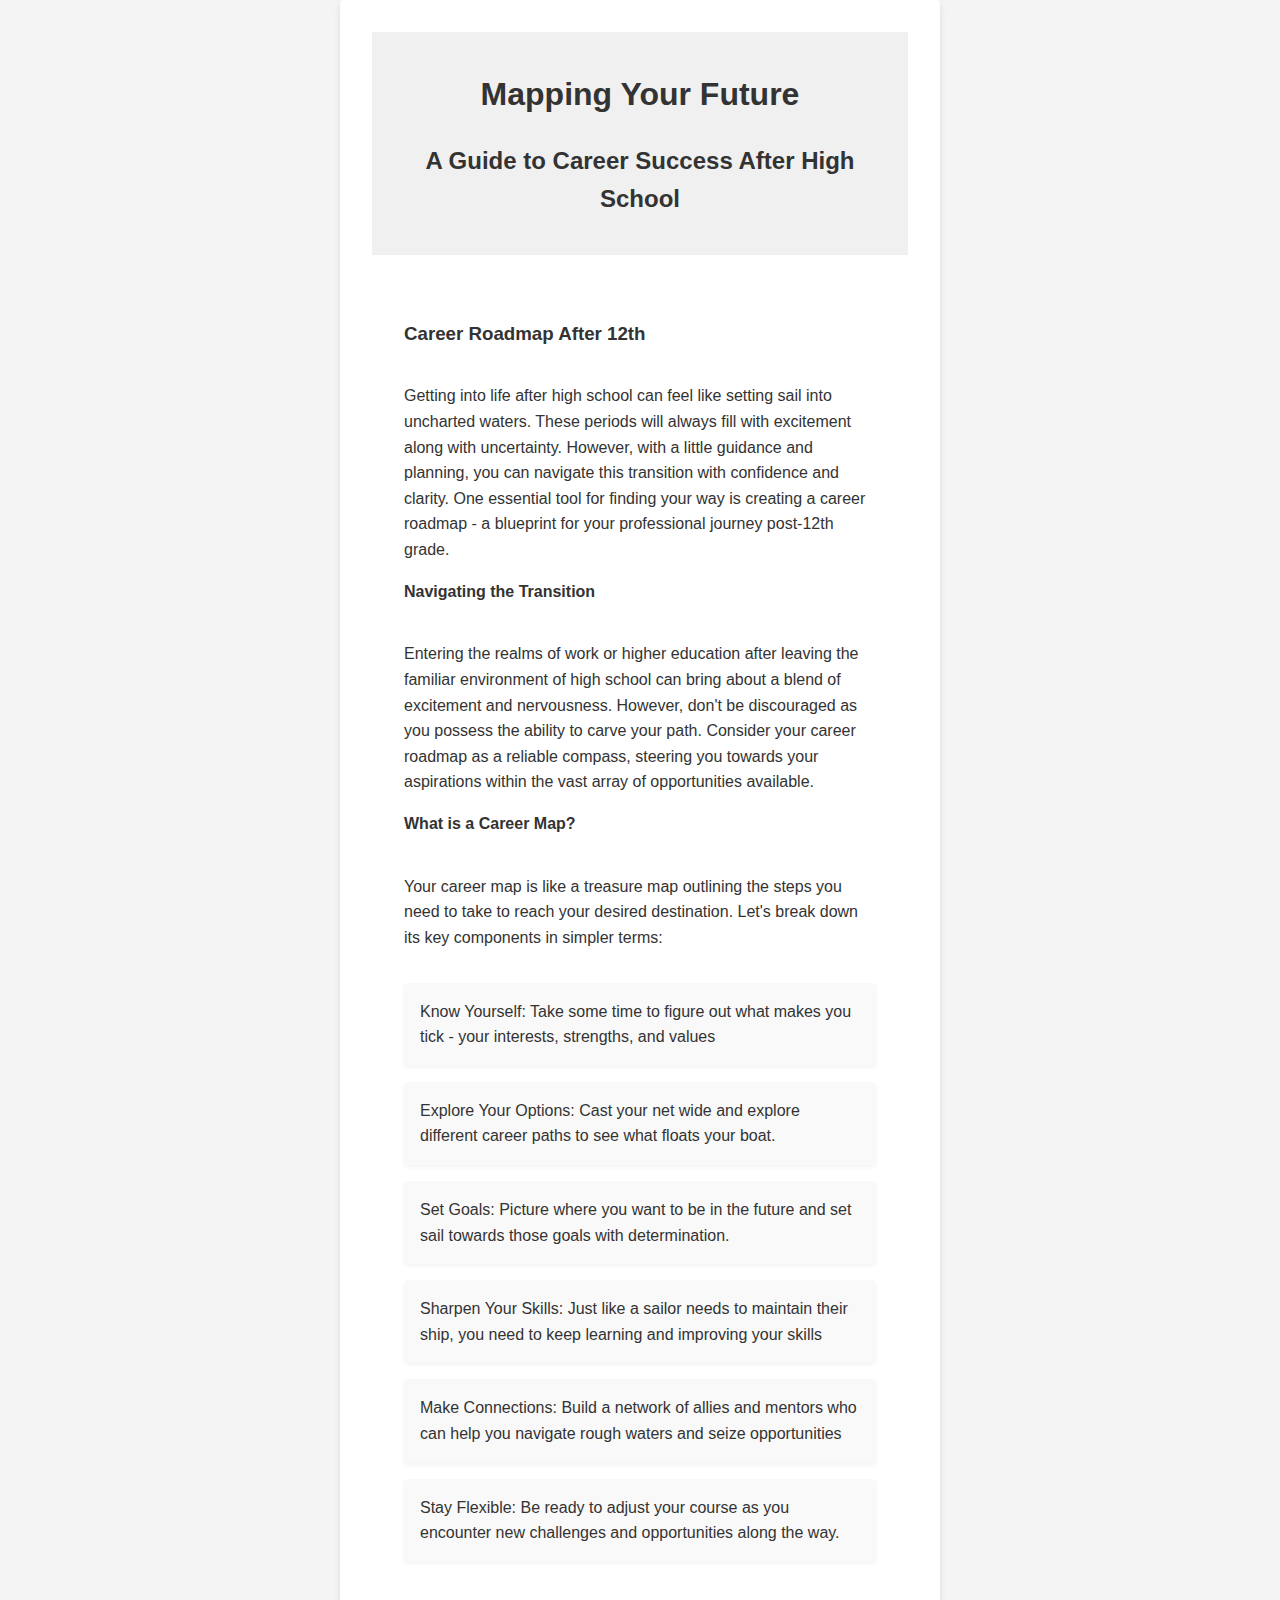
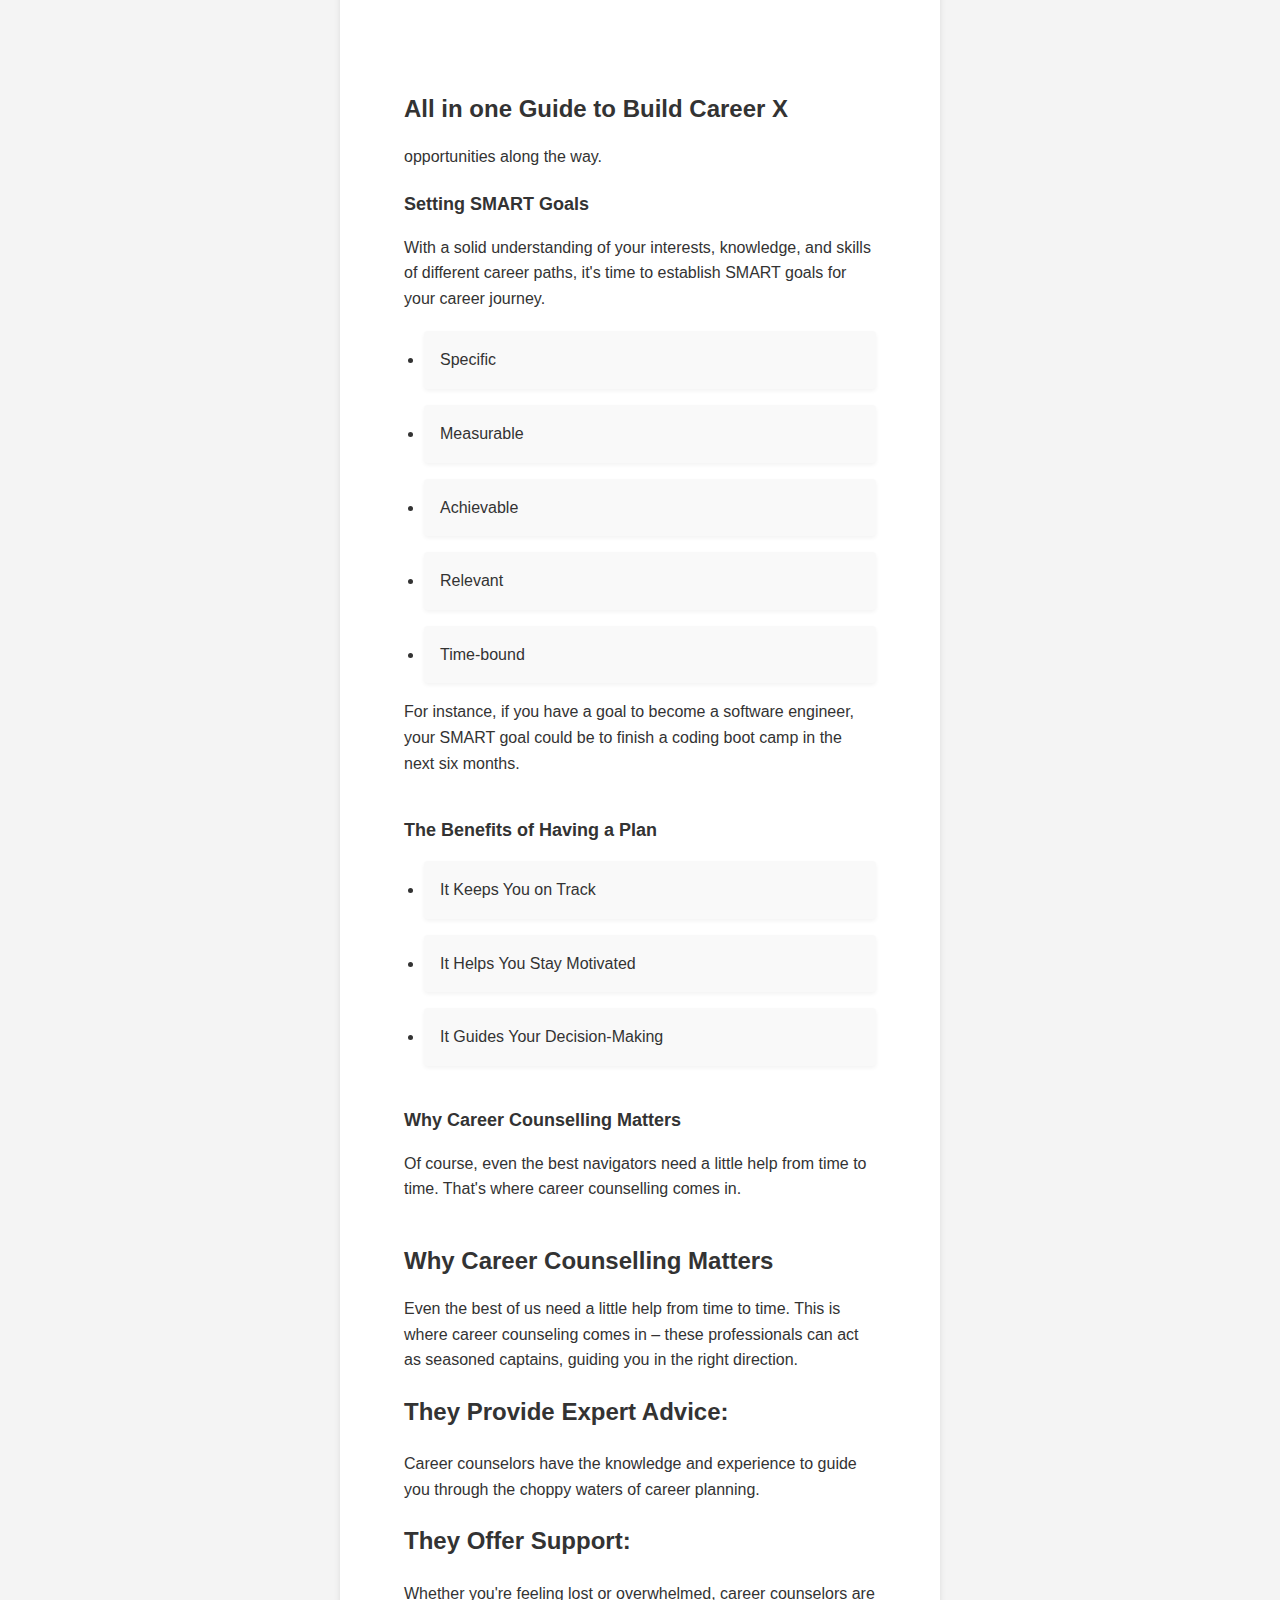
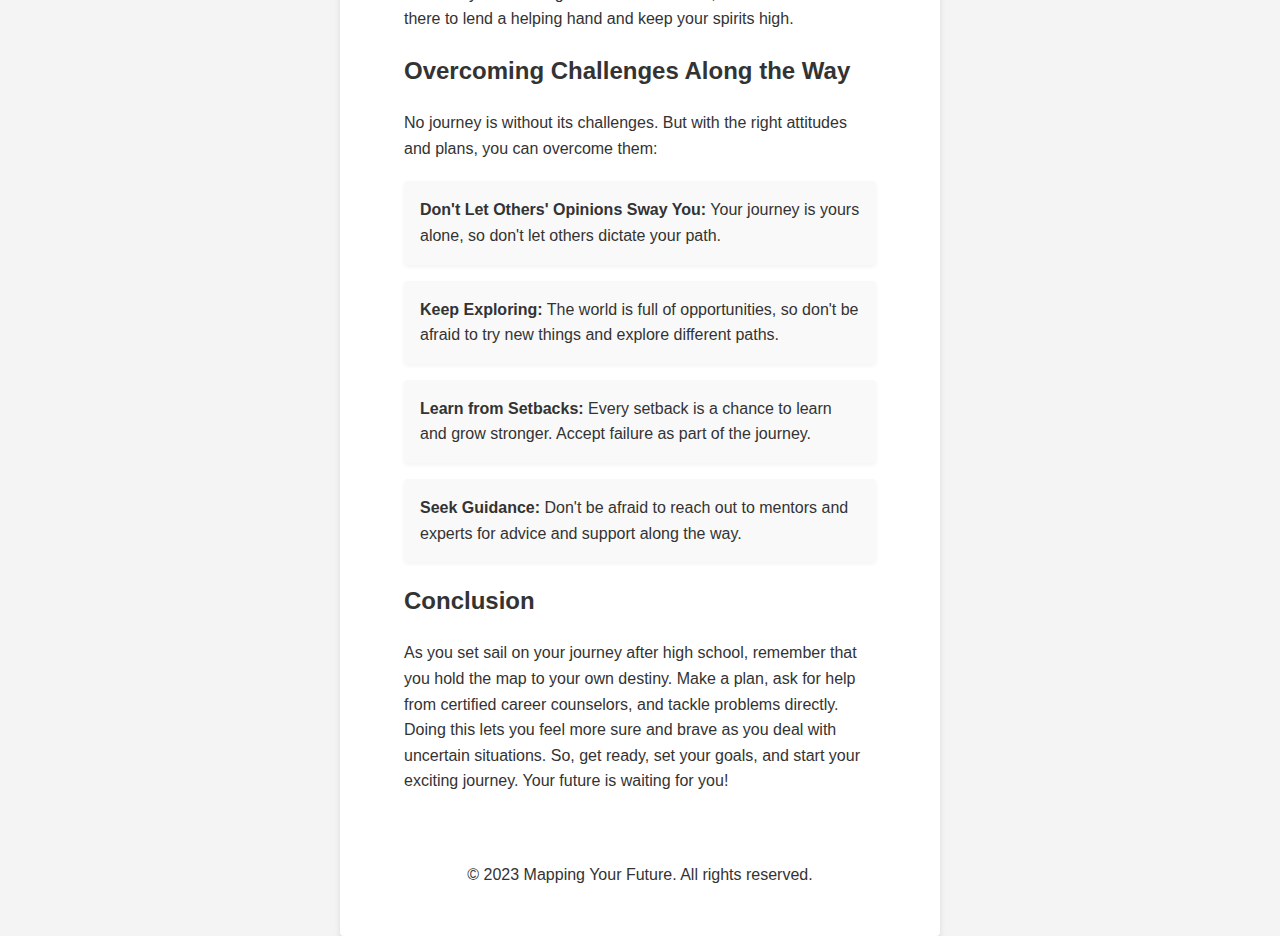
<file: 12throadmap/index.html>
<!DOCTYPE html>
<html lang="en">
<head>
    <meta charset="UTF-8">
    <meta name="viewport" content="width=device-width, initial-scale=1.0">
    <title>Document</title>
    <link rel="stylesheet" href="style.css">
</head>
<body>
    <div class="container">
        <header>
          <h1>Mapping Your Future</h1>
          <h2>A Guide to Career Success After High School</h2>
        </header>
        <main>
          <h3>Career Roadmap After 12th</h3>
          <p>Getting into life after high school can feel like setting sail into uncharted waters. These periods will always fill with excitement along with uncertainty. However, with a little guidance and planning, you can navigate this transition with confidence and clarity. One essential tool for finding your way is creating a career roadmap - a blueprint for your professional journey post-12th grade.</p>
          <h4>Navigating the Transition</h4>
          <p>Entering the realms of work or higher education after leaving the familiar environment of high school can bring about a blend of excitement and nervousness. However, don't be discouraged as you possess the ability to carve your path. Consider your career roadmap as a reliable compass, steering you towards your aspirations within the vast array of opportunities available.</p>
          <h4>What is a Career Map?</h4>
          <p>Your career map is like a treasure map outlining the steps you need to take to reach your desired destination. Let's break down its key components in simpler terms:</p>
          <ul>
            <li>Know Yourself: Take some time to figure out what makes you tick - your interests, strengths, and values</li>
            <li>Explore Your Options: Cast your net wide and explore different career paths to see what floats your boat.</li>
            <li>Set Goals: Picture where you want to be in the future and set sail towards those goals with determination.</li>
            <li>Sharpen Your Skills: Just like a sailor needs to maintain their ship, you need to keep learning and improving your skills</li>
            <li>Make Connections: Build a network of allies and mentors who can help you navigate rough waters and seize opportunities</li>
            <li>Stay Flexible: Be ready to adjust your course as you encounter new challenges and opportunities along the way.</li>
          </ul>
        </main>

        <section class="career-guidance">
            <h1>All in one Guide to Build Career X</h1>
            <p>opportunities along the way.</p>
            <article>
                <h2>Setting SMART Goals</h2>
                <p>With a solid understanding of your interests, knowledge, and skills of different career paths, it's time to establish SMART goals for your career journey.</p>
                <ul>
                    <li>Specific</li>
                    <li>Measurable</li>
                    <li>Achievable</li>
                    <li>Relevant</li>
                    <li>Time-bound</li>
                </ul>
                <p>For instance, if you have a goal to become a software engineer, your SMART goal could be to finish a coding boot camp in the next six months.</p>
            </article>
            <article>
                <h2>The Benefits of Having a Plan</h2>
                <ul>
                    <li>It Keeps You on Track</li>
                    <li>It Helps You Stay Motivated</li>
                    <li>It Guides Your Decision-Making</li>
                </ul>
            </article>
            <article>
                <h2>Why Career Counselling Matters</h2>
                <p>Of course, even the best navigators need a little help from time to time. That's where career counselling comes in.</p>
            </article>
       



     
            <h1>Why Career Counselling Matters</h1>
            <p>Even the best of us need a little help from time to time. This is where career counseling comes in – these professionals can act as seasoned captains, guiding you in the right direction.</p>
            <h2>They Provide Expert Advice:</h2>
            <p>Career counselors have the knowledge and experience to guide you through the choppy waters of career planning.</p>
            <h2>They Offer Support:</h2>
            <p>Whether you're feeling lost or overwhelmed, career counselors are there to lend a helping hand and keep your spirits high.</p>
            <h2>Overcoming Challenges Along the Way</h2>
            <p>No journey is without its challenges. But with the right attitudes and plans, you can overcome them:</p>
            <ul>
            <li><strong>Don't Let Others' Opinions Sway You:</strong> Your journey is yours alone, so don't let others dictate your path.</li>
            <li><strong>Keep Exploring:</strong> The world is full of opportunities, so don't be afraid to try new things and explore different paths.</li>
            <li><strong>Learn from Setbacks:</strong> Every setback is a chance to learn and grow stronger. Accept failure as part of the journey.</li>
            <li><strong>Seek Guidance:</strong> Don't be afraid to reach out to mentors and experts for advice and support along the way.</li>
            </ul>
            <h2>Conclusion</h2>
            <p>As you set sail on your journey after high school, remember that you hold the map to your own destiny. Make a plan, ask for help from certified career counselors, and tackle problems directly. Doing this lets you feel more sure and brave as you deal with uncertain situations. So, get ready, set your goals, and start your exciting journey. Your future is waiting for you!</p>
      
        </section>
        <footer>
          <p>&copy; 2023 Mapping Your Future. All rights reserved.</p>
        </footer>
      </div> 
</body>
</html>
</file>
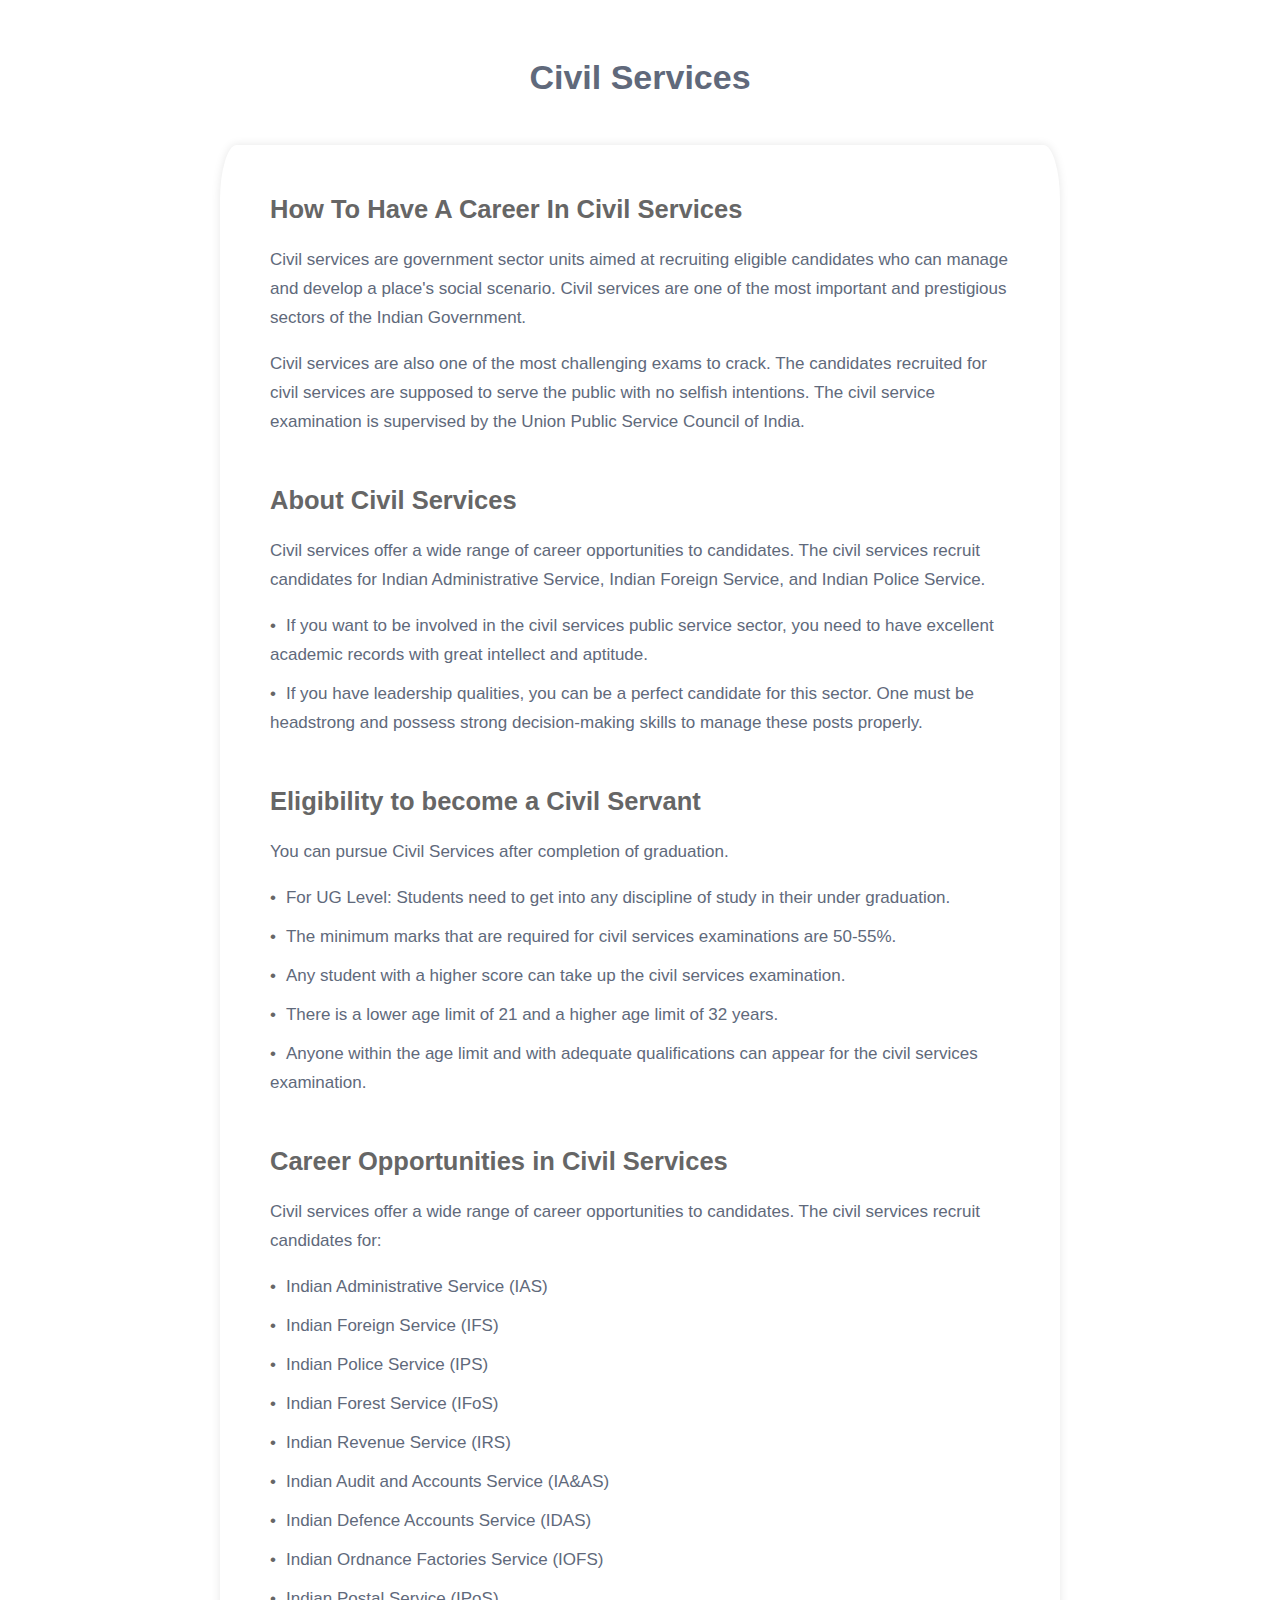
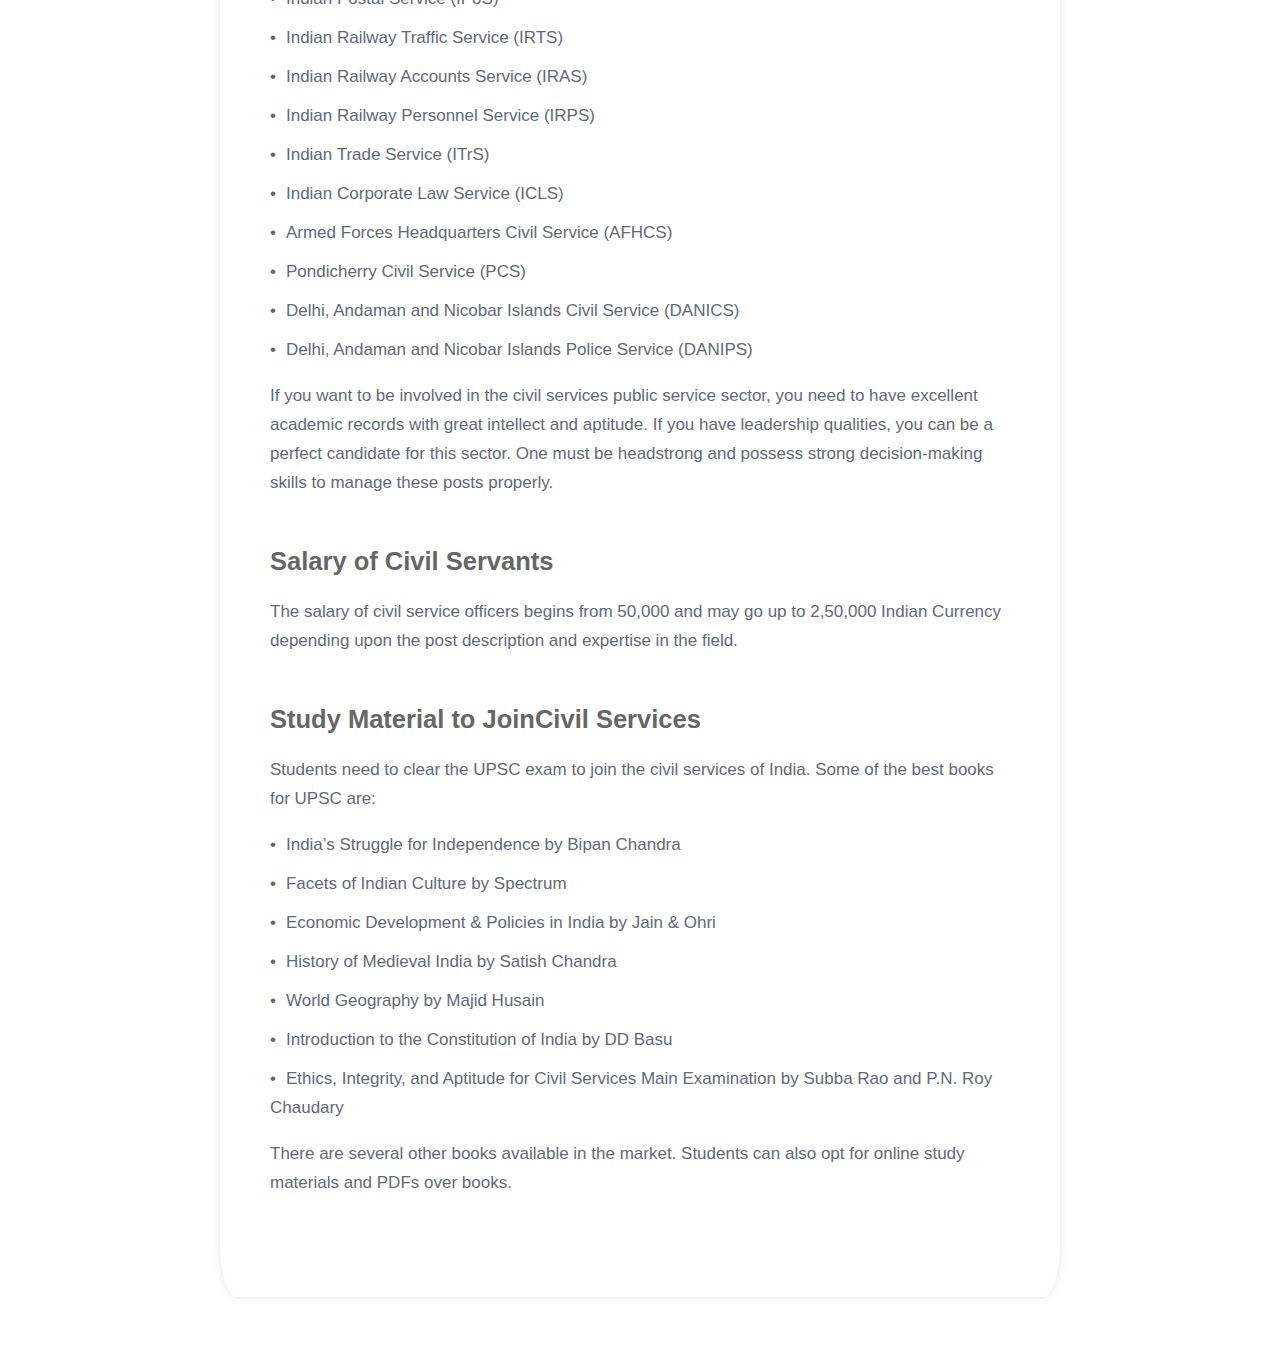
<file: CivilServices/index.html>
<!DOCTYPE html>
<html>
<head>
	<title>Career in Civil Services</title>
	<link rel="stylesheet" href="style.css">
</head>
<body>
	<header>
		<h1> Civil Services</h1>
	</header>
	<main>
		<section>
            <div>
                <h2>How To Have A Career In Civil Services</h2>
                <p>Civil services are government sector units aimed at recruiting eligible candidates who can manage and develop a place's social scenario. Civil services are one of the most important and prestigious sectors of the Indian Government.</p>
                <p>Civil services are also one of the most challenging exams to crack. The candidates recruited for civil services are supposed to serve the public with no selfish intentions. The civil service examination is supervised by the Union Public Service Council of India. </p>
            </div>
            <div>
			<h2>About Civil Services</h2>
            <p>Civil services offer a wide range of career opportunities to candidates. The civil services recruit candidates for Indian Administrative Service, Indian Foreign Service, and Indian Police Service. </p>
           <ul>
       <li>If you want to be involved in the civil services public service sector, you need to have excellent academic records with great intellect and aptitude.</li>
       <li>If you have leadership qualities, you can be a perfect candidate for this sector. One must be headstrong and possess strong decision-making skills to manage these posts properly. </li>
                </ul>
        </div>
        <div>
			<h2>Eligibility to become a Civil Servant</h2>
			<p>You can pursue Civil Services after completion of graduation.</p>
			<ul>
				<li>For UG Level: Students need to get into any discipline of study in their under graduation.</li>
				<li>The minimum marks that are required for civil services examinations are 50-55%.</li>
				<li>Any student with a higher score can take up the civil services examination.</li>
				<li>There is a lower age limit of 21 and a higher age limit of 32 years.</li>
				<li>Anyone within the age limit and with adequate qualifications can appear for the civil services examination.</li>
			</ul>
        </div>
        <div>
			<h2>Career Opportunities in Civil Services</h2>
			<p>Civil services offer a wide range of career opportunities to candidates. The civil services recruit candidates for:</p>
			<ul>
				<li>Indian Administrative Service (IAS)</li>
				<li>Indian Foreign Service (IFS)</li>
				<li>Indian Police Service (IPS)</li>
				<li>Indian Forest Service (IFoS)</li>
				<li>Indian Revenue Service (IRS)</li>
				<li>Indian Audit and Accounts Service (IA&AS)</li>
				<li>Indian Defence Accounts Service (IDAS)</li>
				<li>Indian Ordnance Factories Service (IOFS)</li>
				<li>Indian Postal Service (IPoS)</li>
				<li>Indian Railway Traffic Service (IRTS)</li>
				<li>Indian Railway Accounts Service (IRAS)</li>
				<li>Indian Railway Personnel Service (IRPS)</li>
				<li>Indian Trade Service (ITrS)</li>
				<li>Indian Corporate Law Service (ICLS)</li>
				<li>Armed Forces Headquarters Civil Service (AFHCS)</li>
				<li>Pondicherry Civil Service (PCS)</li>
				<li>Delhi, Andaman and Nicobar Islands Civil Service (DANICS)</li>
				<li>Delhi, Andaman and Nicobar Islands Police Service (DANIPS)</li>
			</ul>
			<p>If you want to be involved in the civil services public service sector, you need to have excellent academic records with great intellect and aptitude. If you have leadership qualities, you can be a perfect candidate for this sector. One must be headstrong and possess strong decision-making skills to manage these posts properly.</p>
		</div>

        <div>
            <h2>Salary of Civil Servants</h2>
            <p>The salary of civil service officers begins from 50,000 and may go up to 2,50,000 Indian Currency depending upon the post description and expertise in the field.</p>

        </div>

          
        <div>
            <h2>Study Material to JoinCivil Services</h2>
              <p>Students need to clear the UPSC exam to join the civil services of India. Some of the best books for UPSC are:</p>
        
              <ul>
				<li>India’s Struggle for Independence by Bipan Chandra</li>
				<li>Facets of Indian Culture by Spectrum</li>
				<li>Economic Development & Policies in India by Jain & Ohri</li>
				<li>History of Medieval India by Satish Chandra</li>
				<li>World Geography by Majid Husain</li>
				<li>Introduction to the Constitution of India by DD Basu</li>
				<li>Ethics, Integrity, and Aptitude for Civil Services Main Examination by Subba Rao and P.N. Roy Chaudary</li>
				
		
			</ul>
            <p>There are several other books available in the market. Students can also opt for online study materials and PDFs over books.</p>
            </div>





		</section>
	</main>
</body>
</html>
</file>
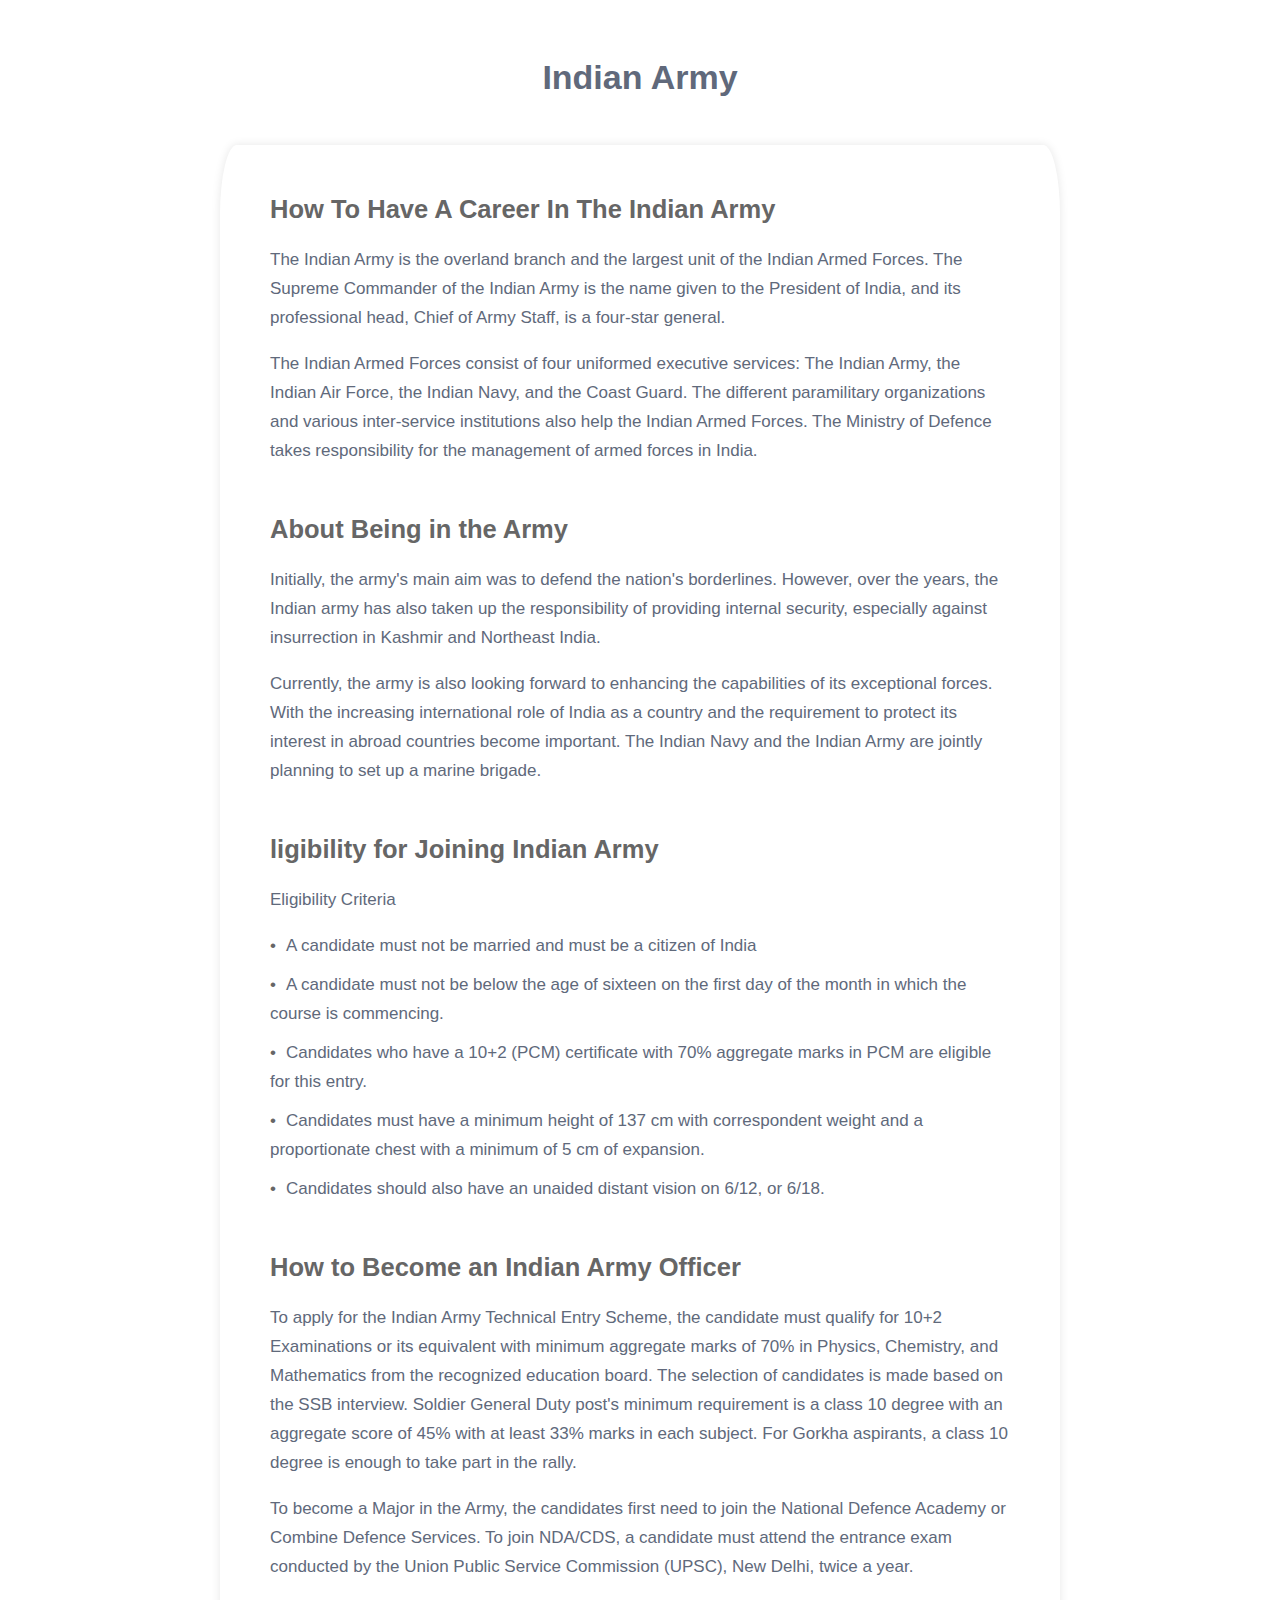
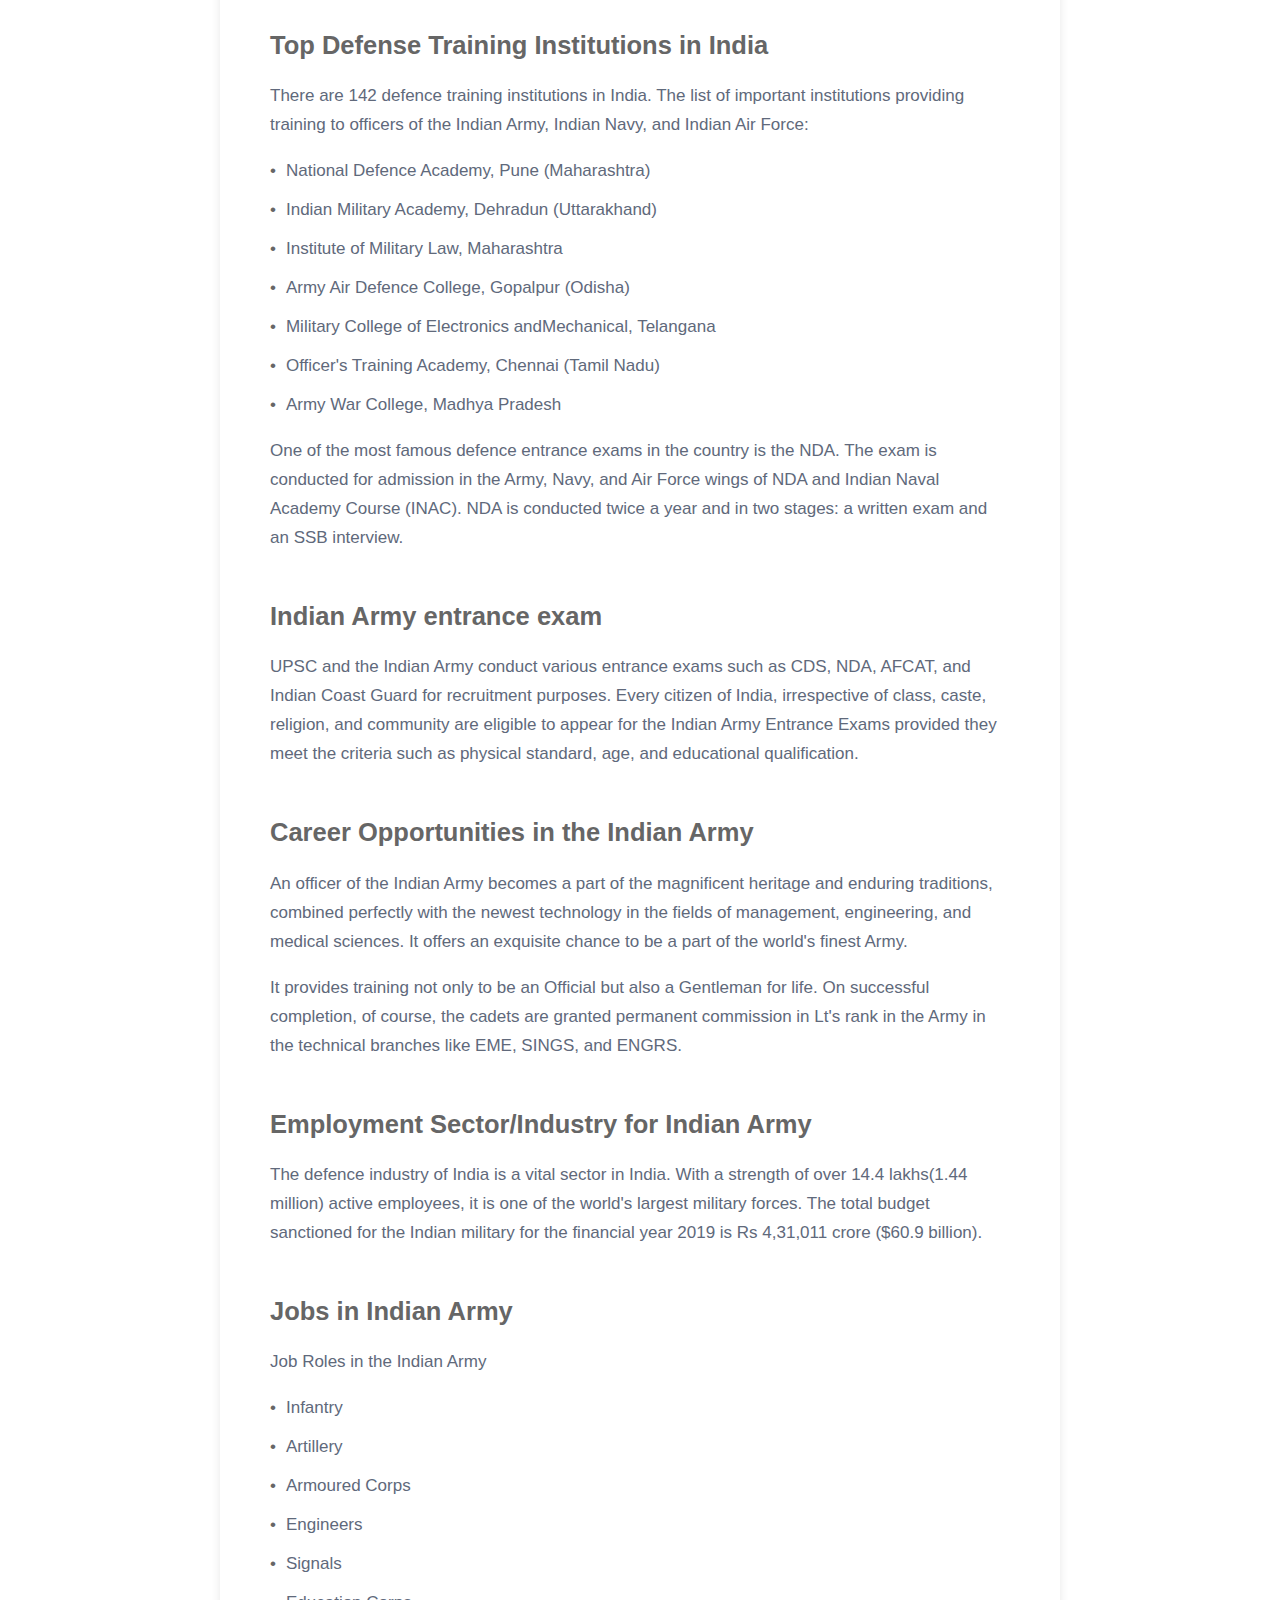
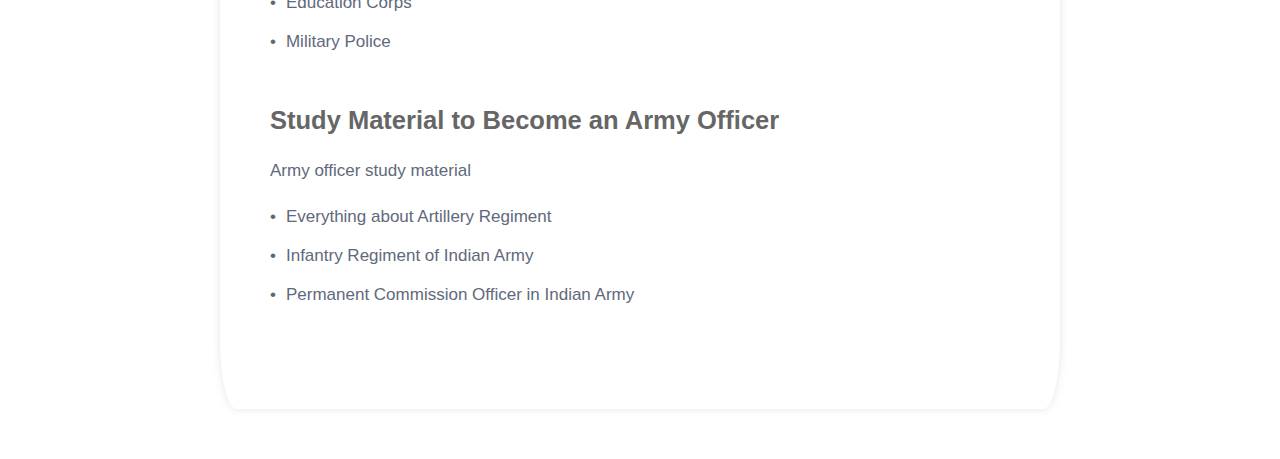
<file: Defence/index.html>
<!DOCTYPE html>
<html>
<head>
	<title>Career in Civil Services</title>
	<link rel="stylesheet" href="style.css">
</head>
<body>
	<header>
		<h1> Indian Army</h1>
	</header>
	<main>
		<section>
            <div>
                <h2>How To Have A Career In The Indian Army</h2>
                  <p>The Indian Army is the overland branch and the largest unit of the Indian Armed Forces. The Supreme Commander of the Indian Army is the name given to the President of India, and its professional head, Chief of Army Staff, is a four-star general. </p>
<p>The Indian Armed Forces consist of four uniformed executive services: The Indian Army, the Indian Air Force, the Indian Navy, and the Coast Guard. The different paramilitary organizations and various inter-service institutions also help the Indian Armed Forces. The Ministry of Defence takes responsibility for the management of armed forces in India. </p>
                </div>

            <div>
			<h2>About Being in the Army</h2>
           <p>Initially, the army's main aim was to defend the nation's borderlines. However, over the years, the Indian army has also taken up the responsibility of providing internal security, especially against insurrection in Kashmir and Northeast India. </p>
           <p>Currently, the army is also looking forward to enhancing the capabilities of its exceptional forces. With the increasing international role of India as a country and the requirement to protect its interest in abroad countries become important. The Indian Navy and the Indian Army are jointly planning to set up a marine brigade.</p>
        </div>
        
        <div>
			<h2>ligibility for Joining Indian Army</h2>
            <p>Eligibility Criteria </p>
          <ul>
            <li>A candidate must not be married and must be a citizen of India</li>
            <li>A candidate must not be below the age of sixteen on the first day of the month in which the course is commencing.</li>
            <li>Candidates who have a 10+2 (PCM) certificate with 70% aggregate marks in PCM are eligible for this entry.</li>
            <li>Candidates must have a minimum height of 137 cm with correspondent weight and a proportionate chest with a minimum of 5 cm of expansion.</li>
            <li>Candidates should also have an unaided distant vision on 6/12, or 6/18.</li>
        </ul>
        </div>
        
        <div>
			<h2>How to Become an Indian Army Officer</h2>
           <p>To apply for the Indian Army Technical Entry Scheme, the candidate must qualify for 10+2 Examinations or its equivalent with minimum aggregate marks of 70% in Physics, Chemistry, and Mathematics from the recognized education board. The selection of candidates is made based on the SSB interview. Soldier General Duty post's minimum requirement is a class 10 degree with an aggregate score of 45% with at least 33% marks in each subject. For Gorkha aspirants, a class 10 degree is enough to take part in the rally.</p>
		    <p>To become a Major in the Army, the candidates first need to join the National Defence Academy or Combine Defence Services. To join NDA/CDS, a candidate must attend the entrance exam conducted by the Union Public Service Commission (UPSC), New Delhi, twice a year.</p>
        </div>

        <div>
            <h2>Top Defense Training Institutions in India</h2>
<p>There are 142 defence training institutions in India. The list of important institutions providing training to officers of the Indian Army, Indian Navy, and Indian Air Force: </p>
      <ul>
        <li>National Defence Academy, Pune (Maharashtra)</li>
        <li>Indian Military Academy, Dehradun (Uttarakhand)</li>
        <li>Institute of Military Law, Maharashtra</li>
        <li>Army Air Defence College, Gopalpur (Odisha) </li>
        <li>Military College of Electronics andMechanical, Telangana</li>
        <li>Officer's Training Academy, Chennai (Tamil Nadu)</li>
        <li>Army War College, Madhya Pradesh</li>
      </ul>
      <p>One of the most famous defence entrance exams in the country is the NDA. The exam is conducted for admission in the Army, Navy, and Air Force wings of NDA and Indian Naval Academy Course (INAC). NDA is conducted twice a year and in two stages: a written exam and an SSB interview.</p>
   </div>

          
        <div>
            <h2>Indian Army entrance exam</h2>
              <p>UPSC and the Indian Army conduct various entrance exams such as CDS, NDA, AFCAT, and Indian Coast Guard for recruitment purposes. Every citizen of India, irrespective of class, caste, religion, and community are eligible to appear for the Indian Army Entrance Exams provided they meet the criteria such as physical standard, age, and educational qualification.</p>
        </div>

            <div>
                <h2>Career Opportunities in the Indian Army</h2>
                 <p>An officer of the Indian Army becomes a part of the magnificent heritage and enduring traditions, combined perfectly with the newest technology in the fields of management, engineering, and medical sciences. It offers an exquisite chance to be a part of the world's finest Army. </p>
                <p>It provides training not only to be an Official but also a Gentleman for life. On successful completion, of course, the cadets are granted permanent commission in Lt's rank in the Army in the technical branches like EME, SINGS, and ENGRS.</p>
                </div>

            <div>
                <h2>Employment Sector/Industry for Indian Army</h2>
                  <p>The defence industry of India is a vital sector in India. With a strength of over 14.4 lakhs(1.44 million) active employees, it is one of the world's largest military forces. The total budget sanctioned for the Indian military for the financial year 2019 is Rs 4,31,011 crore ($60.9 billion). </p>
              
            </div>


            <div>
                <h2>Jobs in Indian Army</h2>
                   <p>Job Roles in the Indian Army </p>
                   <ul>
                    <li>Infantry</li>
                    <li>Artillery</li>
                    <li>Armoured Corps</li>
                    <li>Engineers</li>
                    <li>Signals</li>
                    <li>Education Corps</li>
                    <li>Military Police</li>
                   </ul>
            </div>

             <div>
            <h2>Study Material to Become an Army Officer</h2>
               <p>Army officer study material</p>
         
               <ul>
                <li>Everything about Artillery Regiment
                </li>
                <li>Infantry Regiment of Indian Army</li>
                <li>Permanent Commission Officer in Indian Army</li>
               </ul>
        </div>

		</section>
	</main>
</body>
</html>
</file>
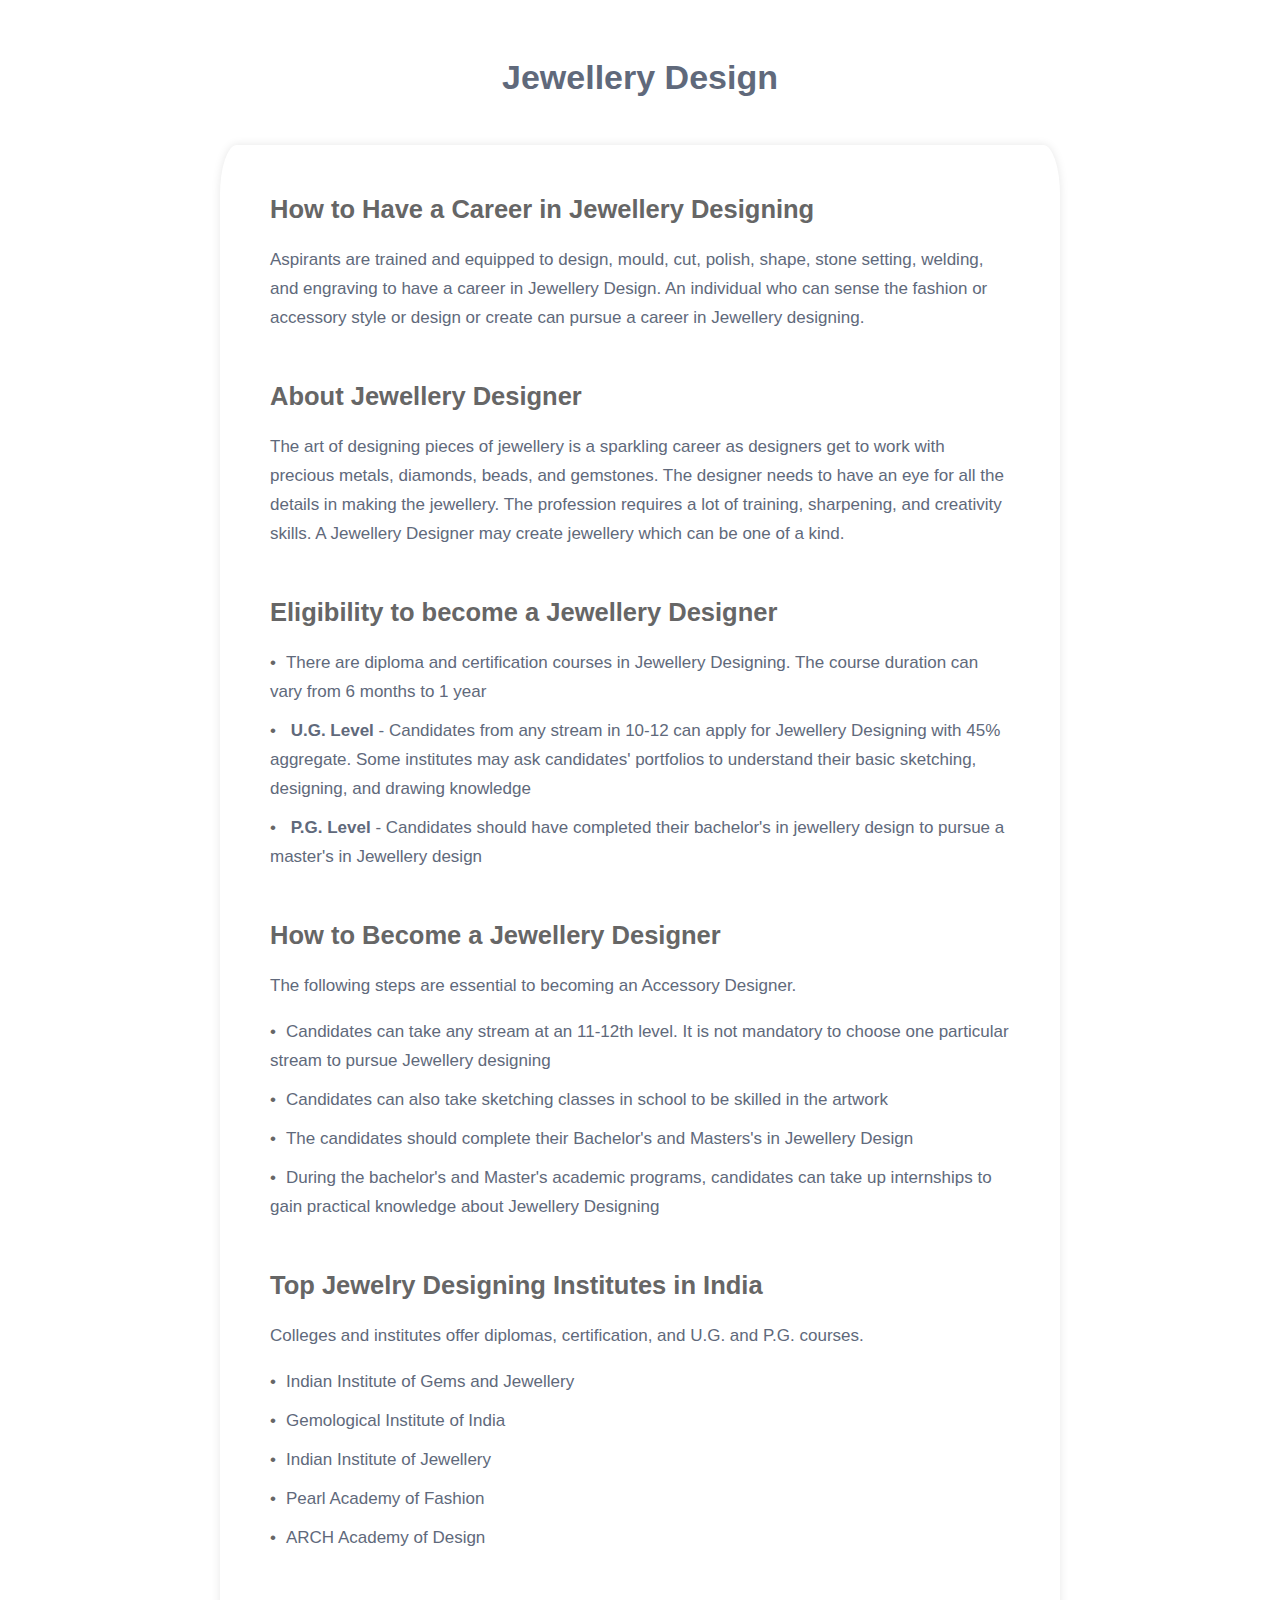
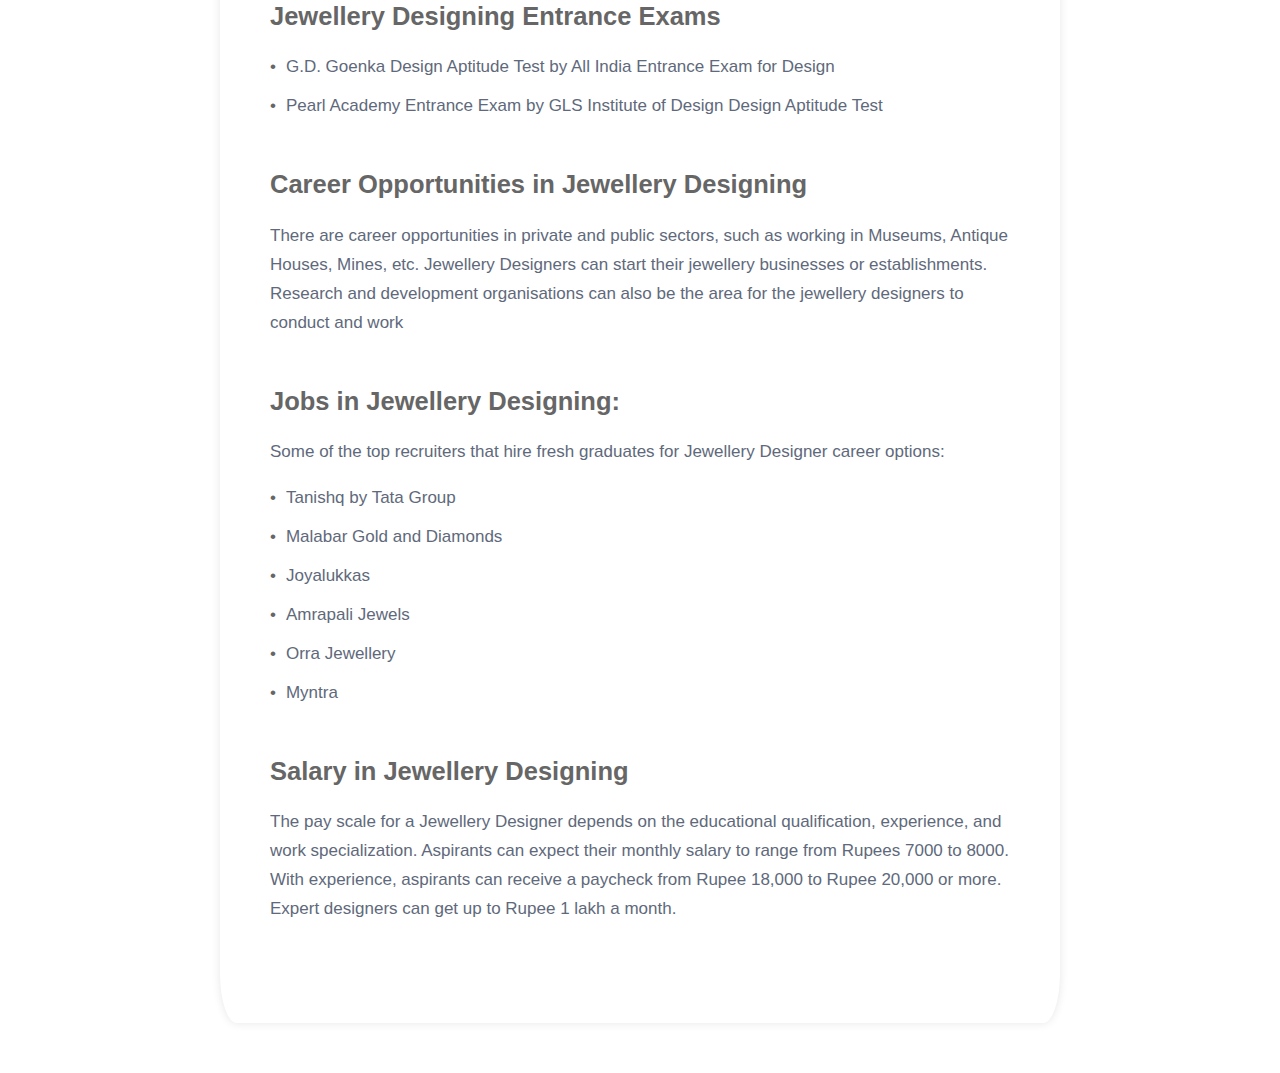
<file: Design/index.html>
<!DOCTYPE html>
<html>
<head>
	<title>Career in Civil Services</title>
	<link rel="stylesheet" href="style.css">
</head>
<body>
	<header>
		<h1> Jewellery Design</h1>
	</header>
	<main>
		<section>
            <div>
                <h2>How to Have a Career in Jewellery Designing</h2>
               <p>Aspirants are trained and equipped to design, mould, cut, polish, shape, stone setting, welding, and engraving to have a career in Jewellery Design. An individual who can sense the fashion or accessory style or design or create can pursue a career in Jewellery designing.</p>
            </div>

            <div>
			<h2>About Jewellery Designer</h2>
            <p>The art of designing pieces of jewellery is a sparkling career as designers get to work with precious metals, diamonds, beads, and gemstones. The designer needs to have an eye for all the details in making the jewellery. The profession requires a lot of training, sharpening, and creativity skills. A Jewellery Designer may create jewellery which can be one of a kind.</p>
           
        </div>
        
        <div>
			<h2>Eligibility to become a Jewellery Designer</h2>
          
            <ul>
                <li>There are diploma and certification courses in Jewellery Designing. The course duration can vary from 6 months to 1 year</li>
                <li> <b>U.G. Level</b>  - Candidates from any stream in 10-12 can apply for Jewellery Designing with 45% aggregate. Some institutes may ask candidates' portfolios to understand their basic sketching, designing, and drawing knowledge</li>
                <li><b> P.G. Level </b>- Candidates should have completed their bachelor's in jewellery design to pursue a master's in Jewellery design</li>
            </ul>
        </div>
        
        <div>
           <h2>How to Become a Jewellery Designer</h2>
            <p>The following steps are essential to becoming an Accessory Designer. </p>
           <ul>
            <li>Candidates can take any stream at an 11-12th level. It is not mandatory to choose one particular stream to pursue Jewellery designing</li>
            <li>Candidates can also take sketching classes in school to be skilled in the artwork</li>
            <li>The candidates should complete their Bachelor's and Masters's in Jewellery Design</li>
            <li>During the bachelor's and Master's academic programs, candidates can take up internships to gain practical knowledge about Jewellery Designing</li>
           </ul>
		</div>

        <div>
            <h2>Top Jewelry Designing Institutes in India</h2>
             <p>Colleges and institutes offer diplomas, certification, and U.G. and P.G. courses. </p>
            <ul>
                <li>Indian Institute of Gems and Jewellery</li>
                <li>Gemological Institute of India</li>
                <li>Indian Institute of Jewellery</li>
                <li>Pearl Academy of Fashion</li>
                <li>ARCH Academy of Design</li>
            </ul>
            </div>

          
        <div>
             <h2>Jewellery Designing Entrance Exams</h2>
             <ul>
                <li>G.D. Goenka Design Aptitude Test by All India Entrance Exam for Design</li>
                <li>Pearl Academy Entrance Exam by GLS Institute of Design Design Aptitude Test</li>
             </ul>
        </div>

            <div>
                <h2>Career Opportunities in Jewellery Designing</h2>
                <p>There are career opportunities in private and public sectors, such as working in Museums, Antique Houses, Mines, etc. Jewellery Designers can start their jewellery businesses or establishments. Research and development organisations can also be the area for the jewellery designers to conduct and work</p>
            </div>

            <div>
                <h2>Jobs in Jewellery Designing:</h2>
                <p>Some of the top recruiters that hire fresh graduates for Jewellery Designer career options: </p>
                 <ul>
                    <li>Tanishq by Tata Group </li>
                    <li>Malabar Gold and Diamonds</li>
                    <li>Joyalukkas</li>
                    <li>Amrapali Jewels</li>
                    <li>Orra Jewellery</li>
                    <li>Myntra</li>
                 </ul>
            </div>


            <div>
                <h2 >Salary in Jewellery Designing</h2>
                 <p>The pay scale for a Jewellery Designer depends on the educational qualification, experience, and work specialization. Aspirants can expect their monthly salary to range from Rupees 7000 to 8000. With experience, aspirants can receive a paycheck from Rupee 18,000 to Rupee 20,000 or more. Expert designers can get up to Rupee 1 lakh a month.</p>
            </div>

        

		</section>
	</main>
</body>
</html>
</file>
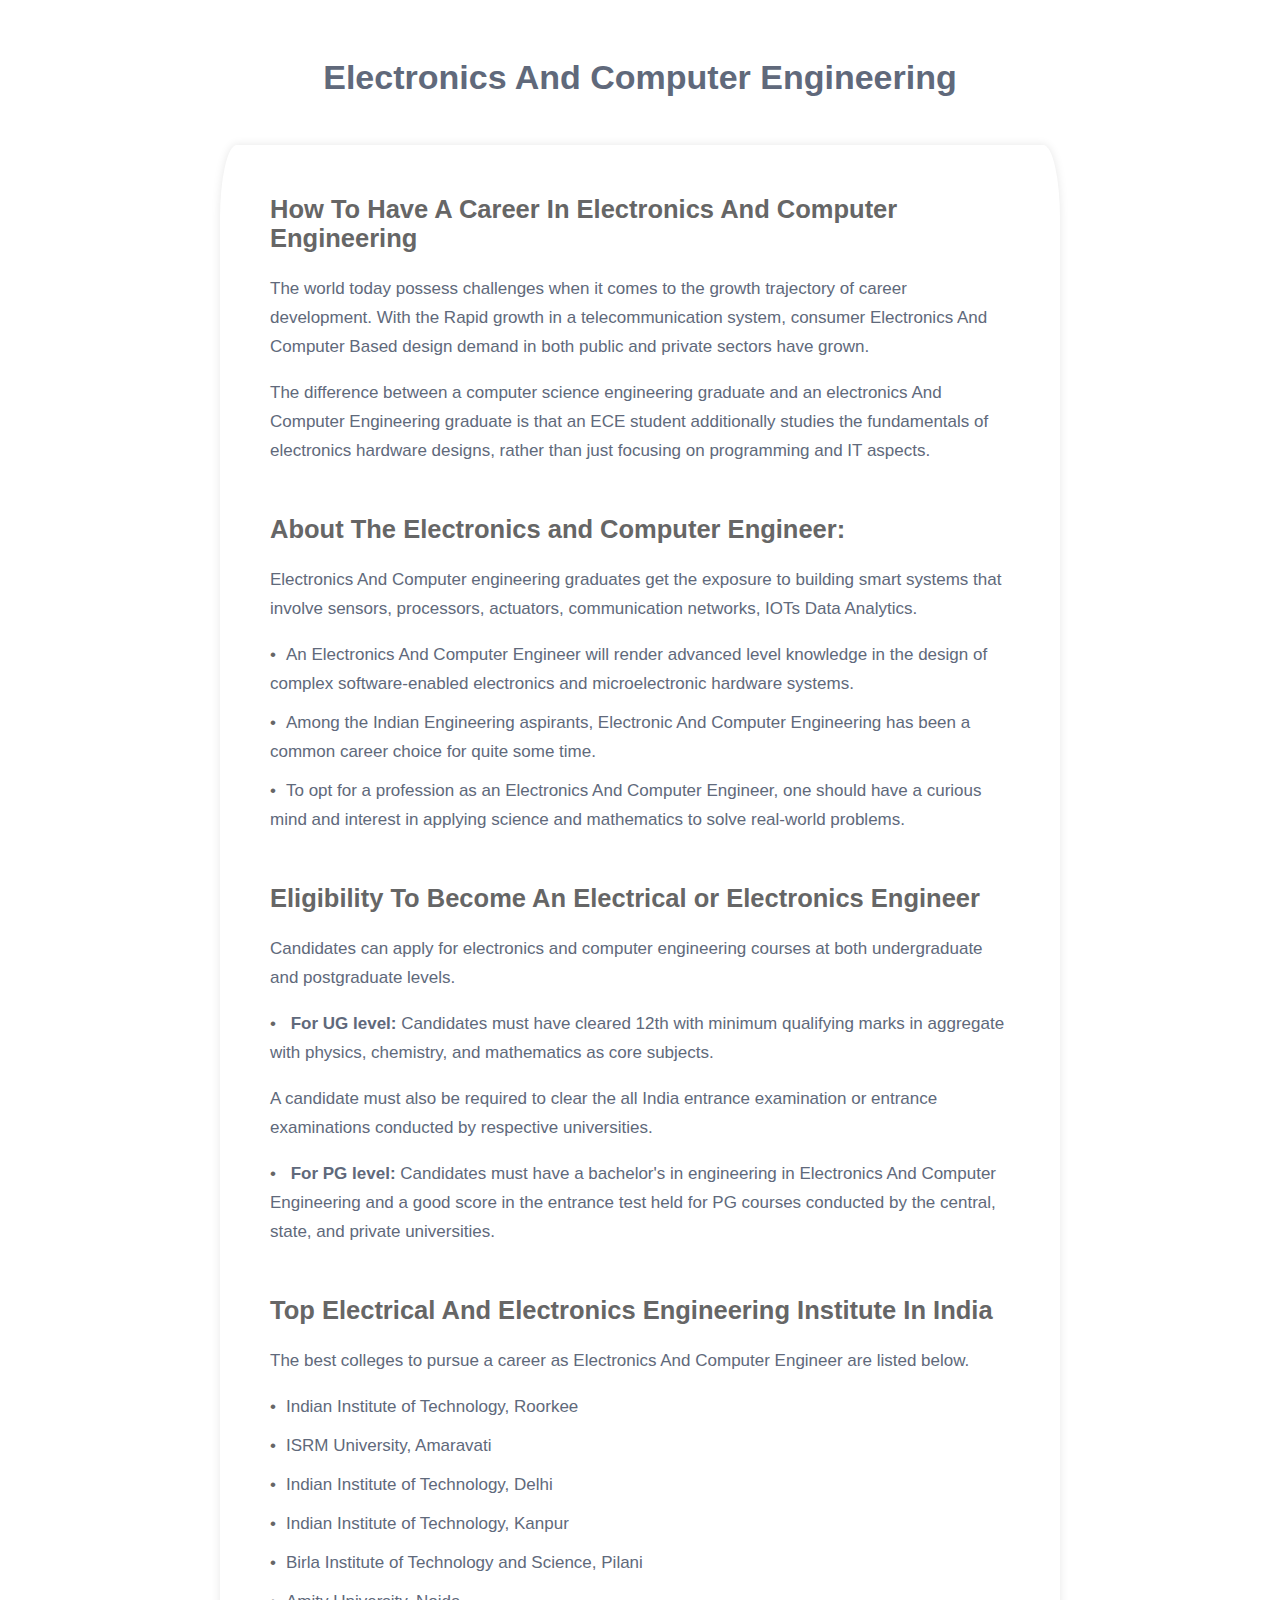
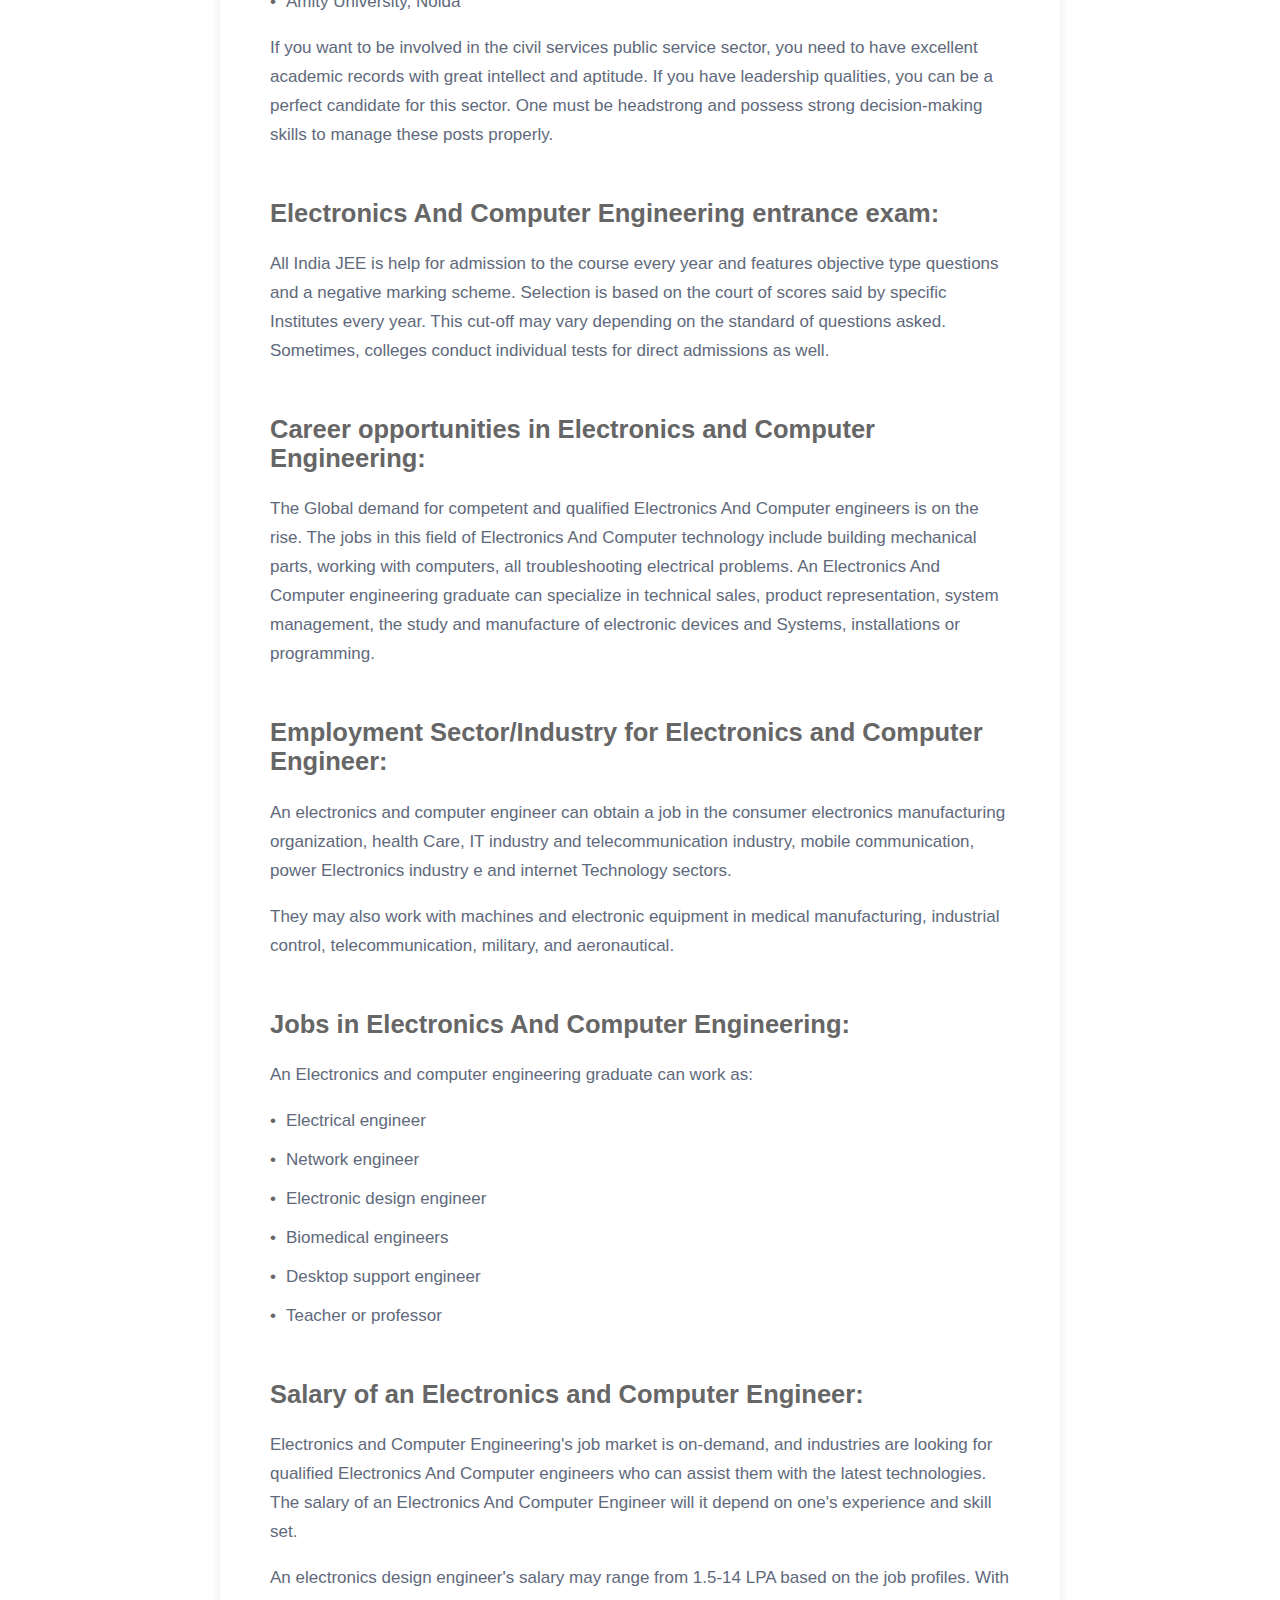
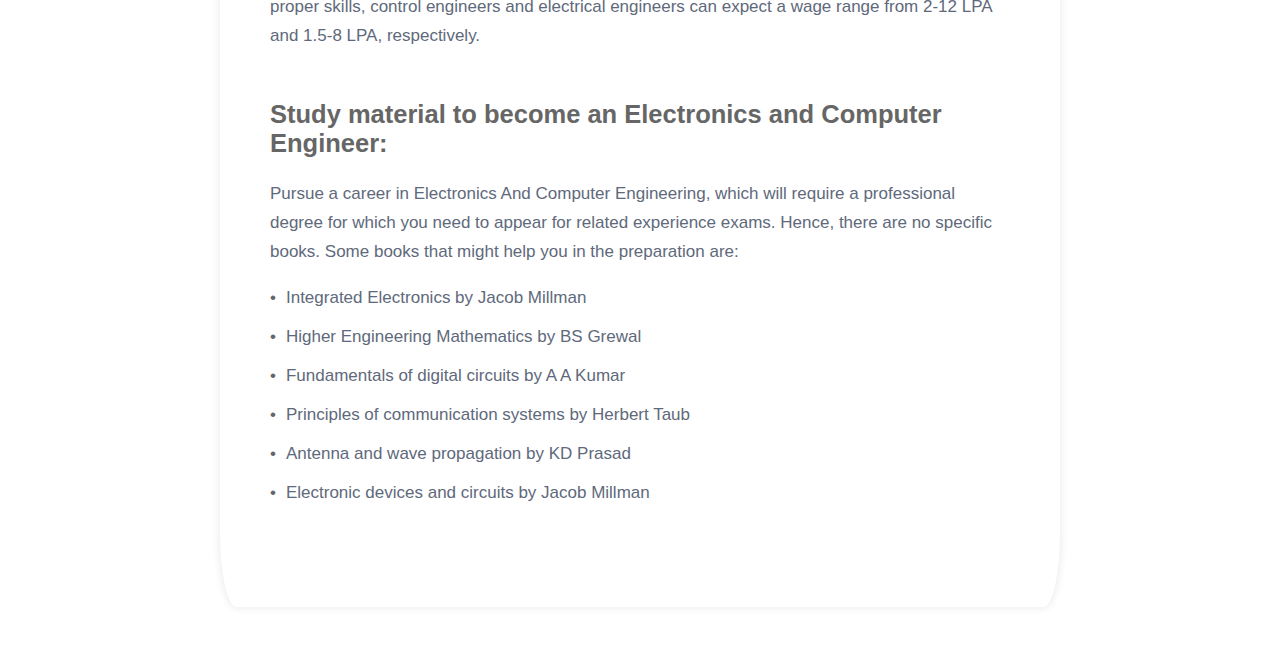
<file: Engineering/index.html>
<!DOCTYPE html>
<html>
<head>
	<title>Career in Civil Services</title>
	<link rel="stylesheet" href="style.css">
</head>
<body>
	<header>
		<h1> Electronics And Computer Engineering</h1>
	</header>
	<main>
		<section>
            <div>
                <h2>How To Have A Career In Electronics And Computer Engineering</h2>
                <p>The world today possess challenges when it comes to the growth trajectory of career development. With the Rapid growth in a telecommunication system, consumer Electronics And Computer Based design demand in both public and private sectors have grown.</p>
                <p>The difference between a computer science engineering graduate and an electronics And Computer Engineering graduate is that an ECE student additionally studies the fundamentals of electronics hardware designs, rather than just focusing on programming and IT aspects.</p>
            </div>

            <div>
			<h2>About The Electronics and Computer Engineer:</h2>
             <p>Electronics And Computer engineering graduates get the exposure to building smart systems that involve sensors, processors, actuators, communication networks, IOTs Data Analytics.</p>
            <ul>
                <li>An Electronics And Computer Engineer will render advanced level knowledge in the design of complex software-enabled electronics and microelectronic hardware systems.</li>
                <li>Among the Indian Engineering aspirants, Electronic And Computer Engineering has been a common career choice for quite some time.</li>
                <li>To opt for a profession as an Electronics And Computer Engineer, one should have a curious mind and interest in applying science and mathematics to solve real-world problems.</li>
            </ul>
        </div>
        
        <div>
			<h2>Eligibility To Become An Electrical or Electronics Engineer</h2>
            <p>Candidates can apply for electronics and computer engineering courses at both undergraduate and postgraduate levels.</p>
           <ul>
            <li> <b>For UG level: </b>  Candidates must have cleared 12th with minimum qualifying marks in aggregate with physics, chemistry, and mathematics as core subjects.</li>
            <p> A candidate must also be required to clear the all India entrance examination or entrance examinations conducted by respective universities.</p>
            <li><b> For PG level:</b> Candidates must have a bachelor's in engineering in Electronics And Computer Engineering and a good score in the entrance test held for PG courses conducted by the central, state, and private universities. </li>
           </ul>
        </div>
        
        <div>
			<h2>Top Electrical And Electronics Engineering Institute In India</h2>
            <p>The best colleges to pursue a career as Electronics And Computer Engineer are listed below.</p>
            <ul>
				<li>Indian Institute of Technology, Roorkee</li>
				<li>ISRM University, Amaravati</li>
				<li>Indian Institute of Technology, Delhi</li>
				<li>Indian Institute of Technology, Kanpur</li>
				<li>Birla Institute of Technology and Science, Pilani</li>
				<li>Amity University, Noida</li>
				
			</ul>
			<p>If you want to be involved in the civil services public service sector, you need to have excellent academic records with great intellect and aptitude. If you have leadership qualities, you can be a perfect candidate for this sector. One must be headstrong and possess strong decision-making skills to manage these posts properly.</p>
		</div>

        <div>
            <h2>Electronics And Computer Engineering entrance exam:</h2>
            <p>All India JEE is help for admission to the course every year and features objective type questions and a negative marking scheme. Selection is based on the court of scores said by specific Institutes every year. This cut-off may vary depending on the standard of questions asked. Sometimes, colleges conduct individual tests for direct admissions as well.</p>
        </div>

          
        <div>
            <h2>Career opportunities in Electronics and Computer Engineering:</h2>
          <p>The Global demand for competent and qualified Electronics And Computer engineers is on the rise. The jobs in this field of Electronics And Computer technology include building mechanical parts, working with computers, all troubleshooting electrical problems. An Electronics And Computer engineering graduate can specialize in technical sales, product representation, system management, the study and manufacture of electronic devices and Systems, installations or programming.</p>
            </div>

            <div>
                <h2>Employment Sector/Industry for Electronics and Computer Engineer:</h2>
                <p>An electronics and computer engineer can obtain a job in the consumer electronics manufacturing organization, health Care, IT industry and telecommunication industry, mobile communication, power Electronics industry e and internet Technology sectors.</p>
                 <p>They may also work with machines and electronic equipment in medical manufacturing, industrial control, telecommunication, military, and aeronautical.</p>
            </div>

            <div>
                <h2>Jobs in Electronics And Computer Engineering:</h2>
                <p>An Electronics and computer engineering graduate can work as:</p>
                 <ul>
                    <li>Electrical engineer</li>
                    <li>Network engineer</li>
                    <li>Electronic design engineer</li>
                    <li>Biomedical engineers</li>
                    <li>Desktop support engineer</li>
                    <li>Teacher or professor</li>
                 </ul>
            </div>


            <div>
                <h2>Salary of an Electronics and Computer Engineer:</h2>
                 <p>Electronics and Computer Engineering's job market is on-demand, and industries are looking for qualified Electronics And Computer engineers who can assist them with the latest technologies. The salary of an Electronics And Computer Engineer will it depend on one's experience and skill set.</p>
              <p>An electronics design engineer's salary may range from 1.5-14 LPA based on the job profiles. With proper skills, control engineers and electrical engineers can expect a wage range from 2-12 LPA and 1.5-8 LPA, respectively.</p>
            </div>

             <div>
            <h2>Study material to become an Electronics and Computer Engineer:</h2>
           <p>Pursue a career in Electronics And Computer Engineering, which will require a professional degree for which you need to appear for related experience exams. Hence, there are no specific books. Some books that might help you in the preparation are:</p>  
           <ul>
            <li>Integrated Electronics by Jacob Millman</li>
            <li>Higher Engineering Mathematics by BS Grewal</li>
            <li>Fundamentals of digital circuits by A A Kumar</li>
            <li>Principles of communication systems by Herbert Taub</li>
            <li>Antenna and wave propagation by KD Prasad</li>
            <li>Electronic devices and circuits by Jacob Millman
            </li>
           </ul>
        </div>

		</section>
	</main>
</body>
</html>
</file>
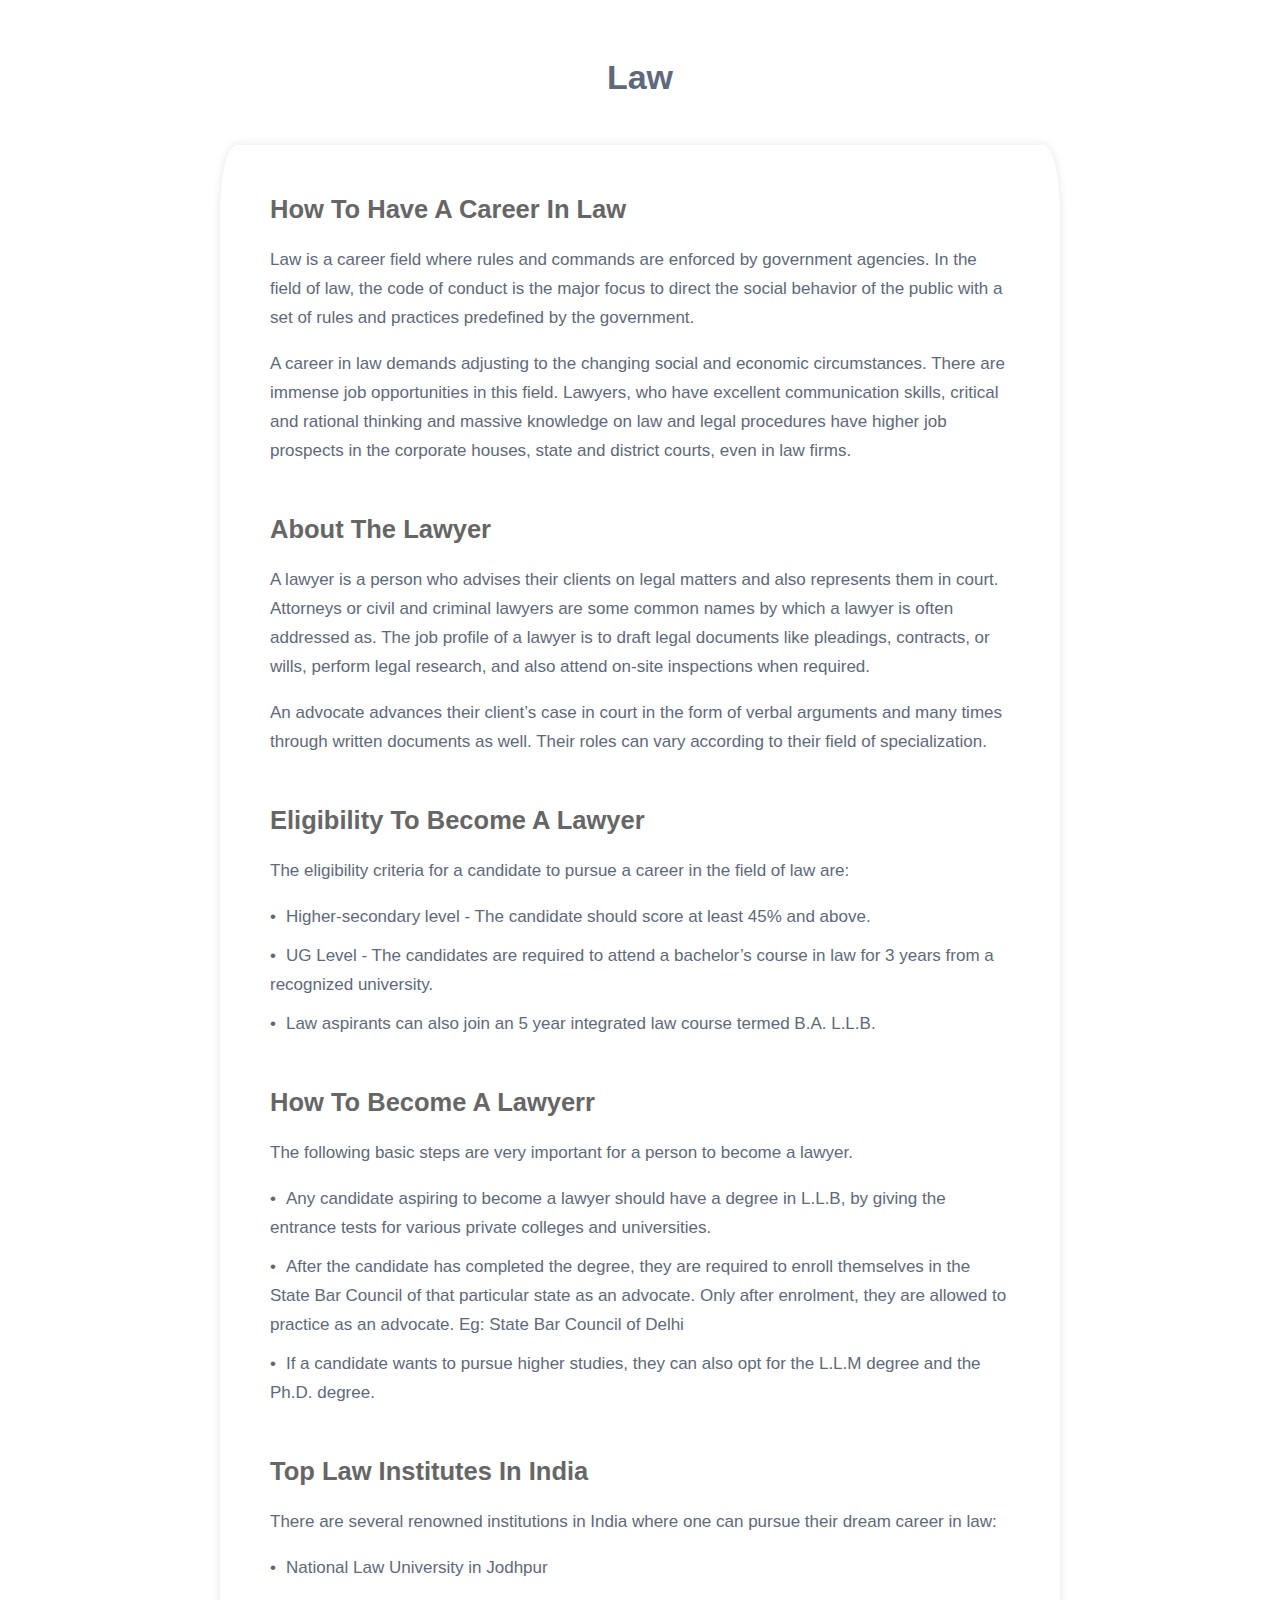
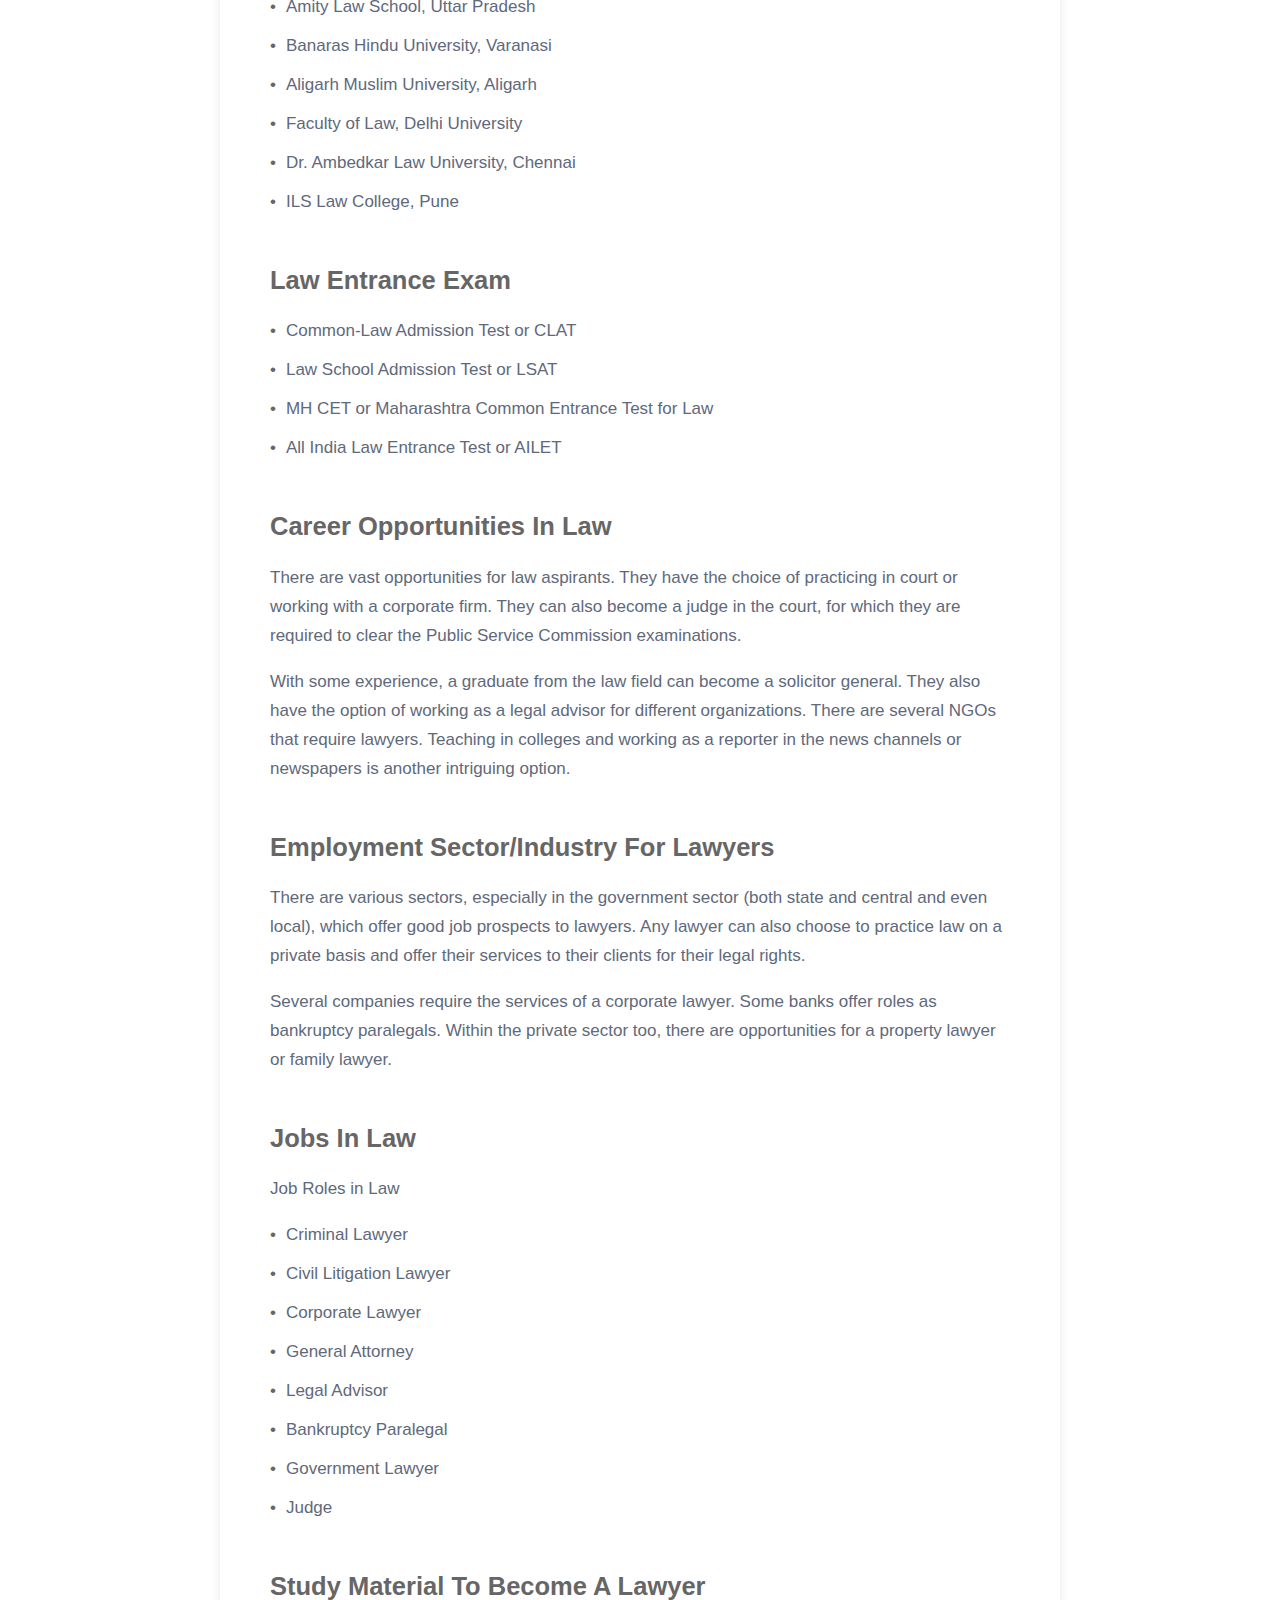
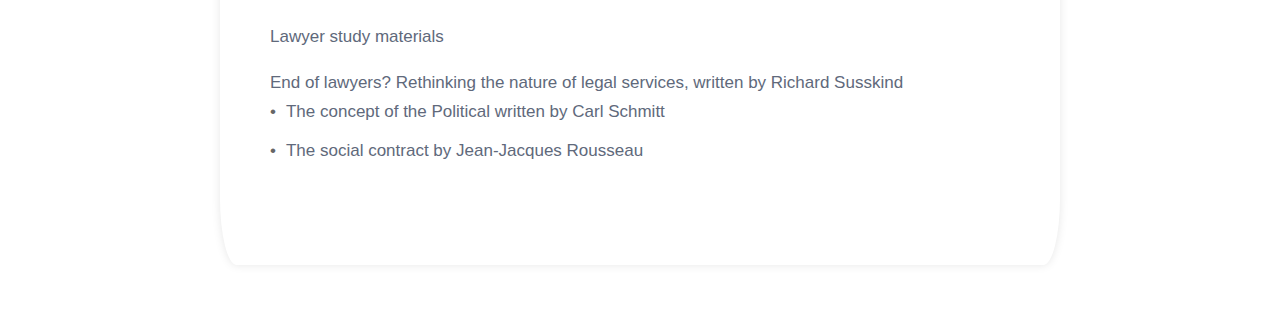
<file: Law/index.html>
<!DOCTYPE html>
<html>
<head>
	<title>Career in Civil Services</title>
	<link rel="stylesheet" href="style.css">
</head>
<body>
	<header>
		<h1> Law</h1>
	</header>
	<main>
		<section>
            <div>
                <h2>How To Have A Career In Law</h2>
                 <p>Law is a career field where rules and commands are enforced by government agencies. In the field of law, the code of conduct is the major focus to direct the social behavior of the public with a set of rules and practices predefined by the government. </p>
                  <p>A career in law demands adjusting to the changing social and economic circumstances. There are immense job opportunities in this field. Lawyers, who have excellent communication skills, critical and rational thinking and massive knowledge on law and legal procedures have higher job prospects in the corporate houses, state and district courts, even in law firms. </p>
                </div>

            <div>
			<h2>About The Lawyer</h2>
      <p>A lawyer is a person who advises their clients on legal matters and also represents them in court. Attorneys or civil and criminal lawyers are some common names by which a lawyer is often addressed as. The job profile of a lawyer is to draft legal documents like pleadings, contracts, or wills, perform legal research, and also attend on-site inspections when required. </p>
         <p>An advocate advances their client’s case in court in the form of verbal arguments and many times through written documents as well. Their roles can vary according to their field of specialization.</p>
      </div>
        
        <div>
			<h2>Eligibility To Become A Lawyer</h2>
            <p>The eligibility criteria for a candidate to pursue a career in the field of law are:</p>
         <ul>
          <li>Higher-secondary level - The candidate should score at least 45% and above.</li>
          <li>UG Level - The candidates are required to attend a bachelor’s course in law for 3 years from a recognized university.</li>
          <li>Law aspirants can also join an 5 year integrated law course termed B.A. L.L.B.</li>
         </ul>

        </div>
        
        <div>
			<h2>How To Become A Lawyerr</h2>
          <p>The following basic steps are very important for a person to become a lawyer.</p>
        <ul>
          <li>Any candidate aspiring to become a lawyer should have a degree in L.L.B, by giving the entrance tests for various private colleges and universities. </li>
          <li>After the candidate has completed the degree, they are required to enroll themselves in the State Bar Council of that particular state as an advocate. Only after enrolment, they are allowed to practice as an advocate. Eg: State Bar Council of Delhi</li>
          <li>If a candidate wants to pursue higher studies, they can also opt for the L.L.M degree and the Ph.D. degree.</li>
        </ul>
        </div>

        <div>
            <h2>Top Law Institutes In India</h2>
           <p>There are several renowned institutions in India where one can pursue their dream career in law:</p>
      <ul>
        <li>National Law University in Jodhpur</li>
        <li>Amity Law School, Uttar Pradesh</li>
        <li>Banaras Hindu University, Varanasi</li>
        <li>Aligarh Muslim University, Aligarh</li>
        <li>Faculty of Law, Delhi University</li>
        <li>Dr. Ambedkar Law University, Chennai</li>
        <li>ILS Law College, Pune</li>
      </ul>
   </div>

          
        <div>
            <h2>Law Entrance Exam</h2>
           <ul>
            <li>Common-Law Admission Test or CLAT</li>
            <li>Law School Admission Test or LSAT</li>
            <li>MH CET or Maharashtra Common Entrance Test for Law</li>
            <li>All India Law Entrance Test or AILET</li>

           </ul>
          </div>

            <div>
                <h2>Career Opportunities In Law</h2>
                
                <p>
                  There are vast opportunities for law aspirants. They have the choice of practicing in court or working with a corporate firm. They can also become a judge in the court, for which they are required to clear the Public Service Commission examinations.


                </p>
                <p>With some experience, a graduate from the law field can become a solicitor general. They also have the option of working as a legal advisor for different organizations. There are several NGOs that require lawyers. Teaching in colleges and working as a reporter in the news channels or newspapers is another intriguing option. </p>
                </div>

            <div>
                <h2>Employment Sector/Industry For Lawyers</h2>
               <p>There are various sectors, especially in the government sector (both state and central and even local), which offer good job prospects to lawyers. Any lawyer can also choose to practice law on a private basis and offer their services to their clients for their legal rights. </p>
                <p>Several companies require the services of a corporate lawyer. Some banks offer roles as bankruptcy paralegals. Within the private sector too, there are opportunities for a property lawyer or family lawyer. </p>
              </div>


            <div>
                <h2>Jobs In Law</h2>
                   <p>Job Roles in Law </p>
                   <ul>
                    <li>Criminal Lawyer</li>
                    <li>Civil Litigation Lawyer</li>
                    <li>Corporate Lawyer</li>
                    <li>General Attorney</li>
                    <li>Legal Advisor</li>
                    <li>Bankruptcy Paralegal</li>
                    <li>Government Lawyer</li>
                    <li>Judge</li>
                   </ul>
            </div>

             <div>
            <h2>Study Material To Become A Lawyer</h2>
               <p>Lawyer study materials </p>
         
               <ul>
                End of lawyers? Rethinking the nature of legal services, written by Richard Susskind                </li>
                <li>The concept of the Political written by Carl Schmitt</li>
                <li>The social contract by Jean-Jacques Rousseau</li>
               </ul>
        </div>

		</section>
	</main>
</body>
</html>
</file>
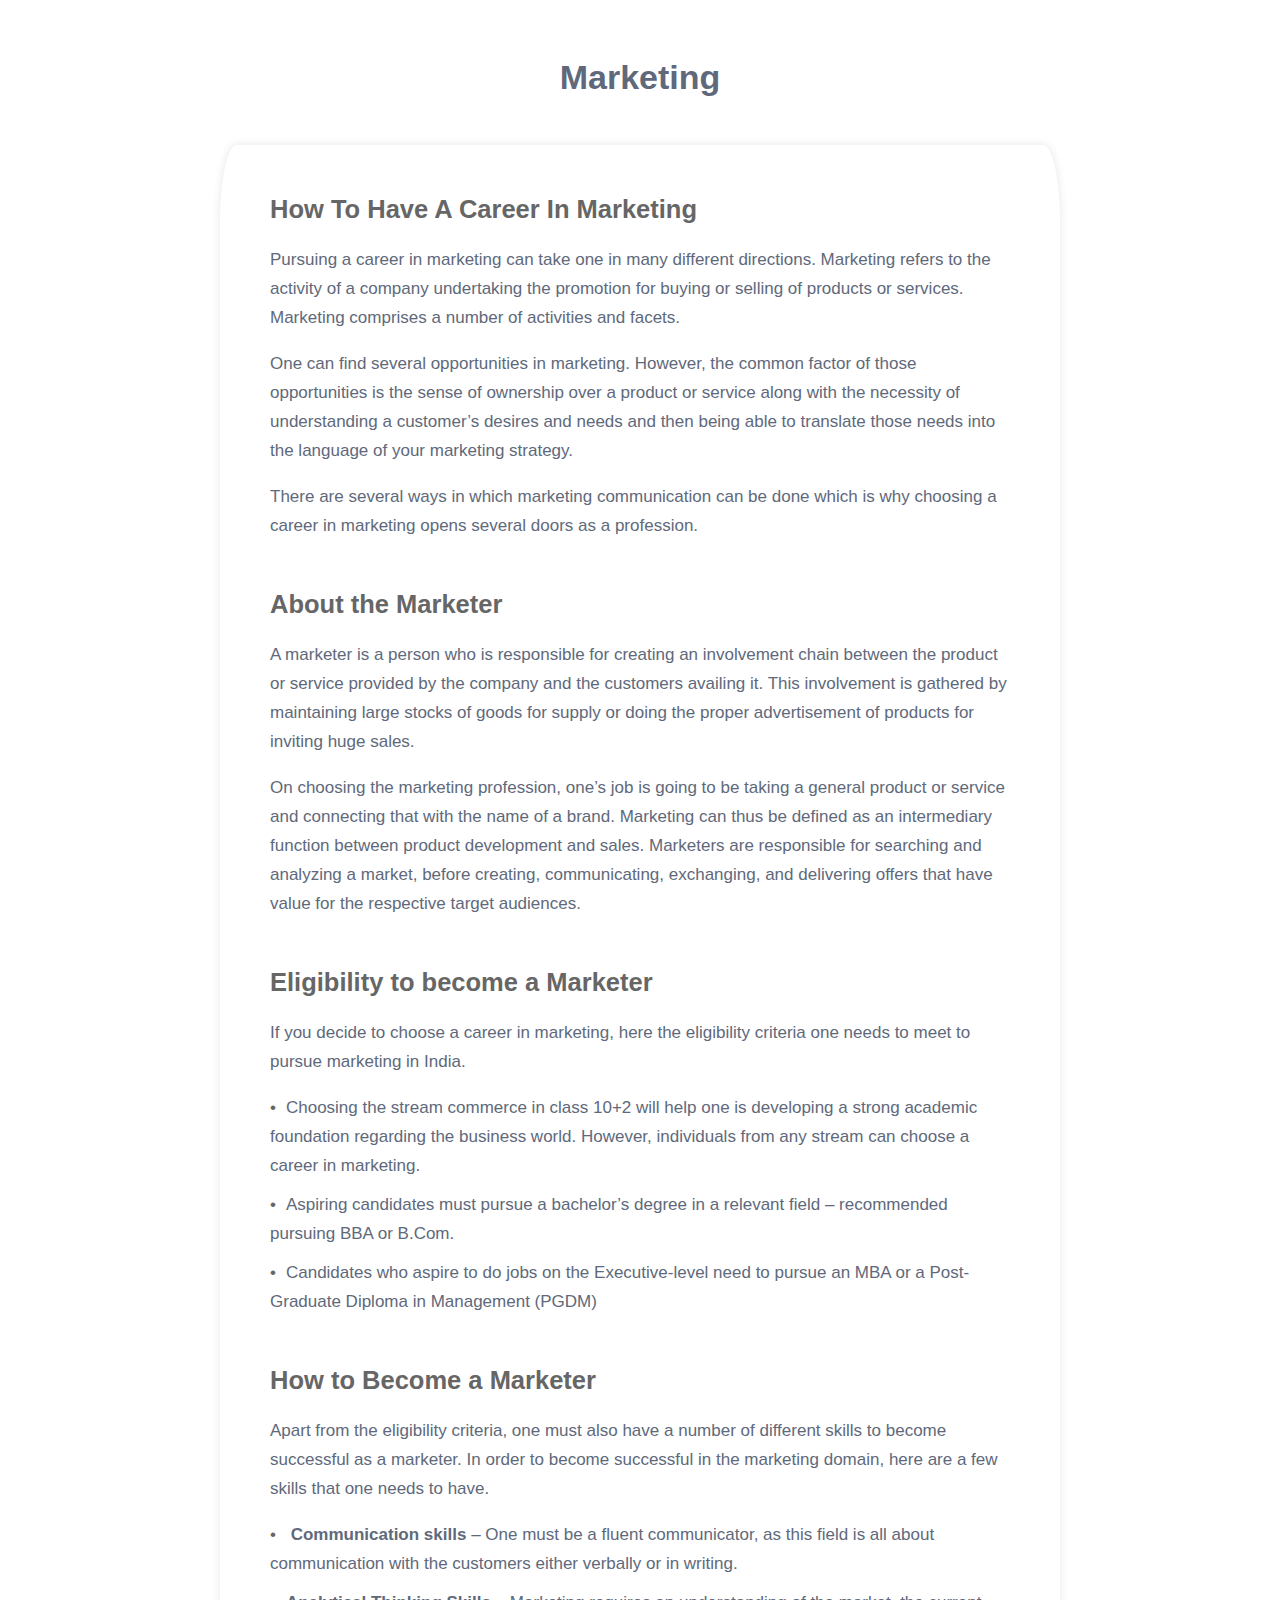
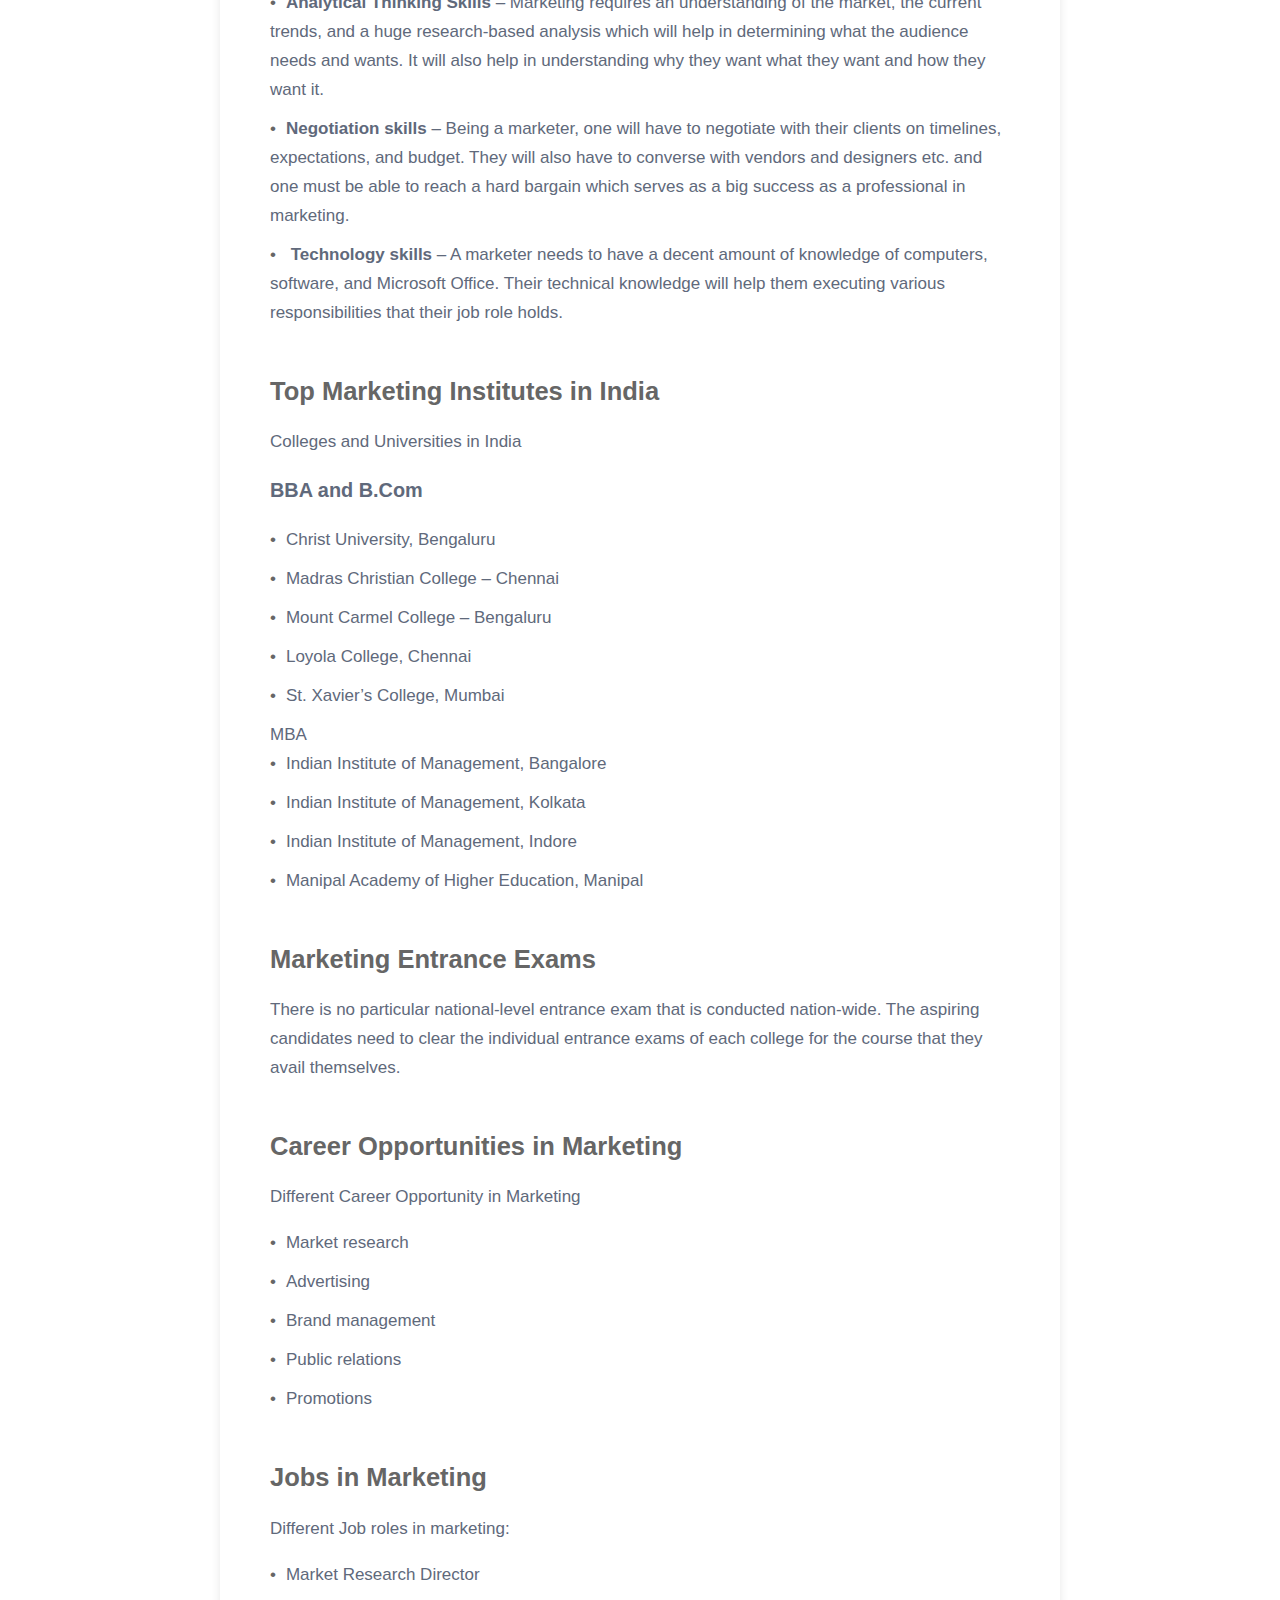
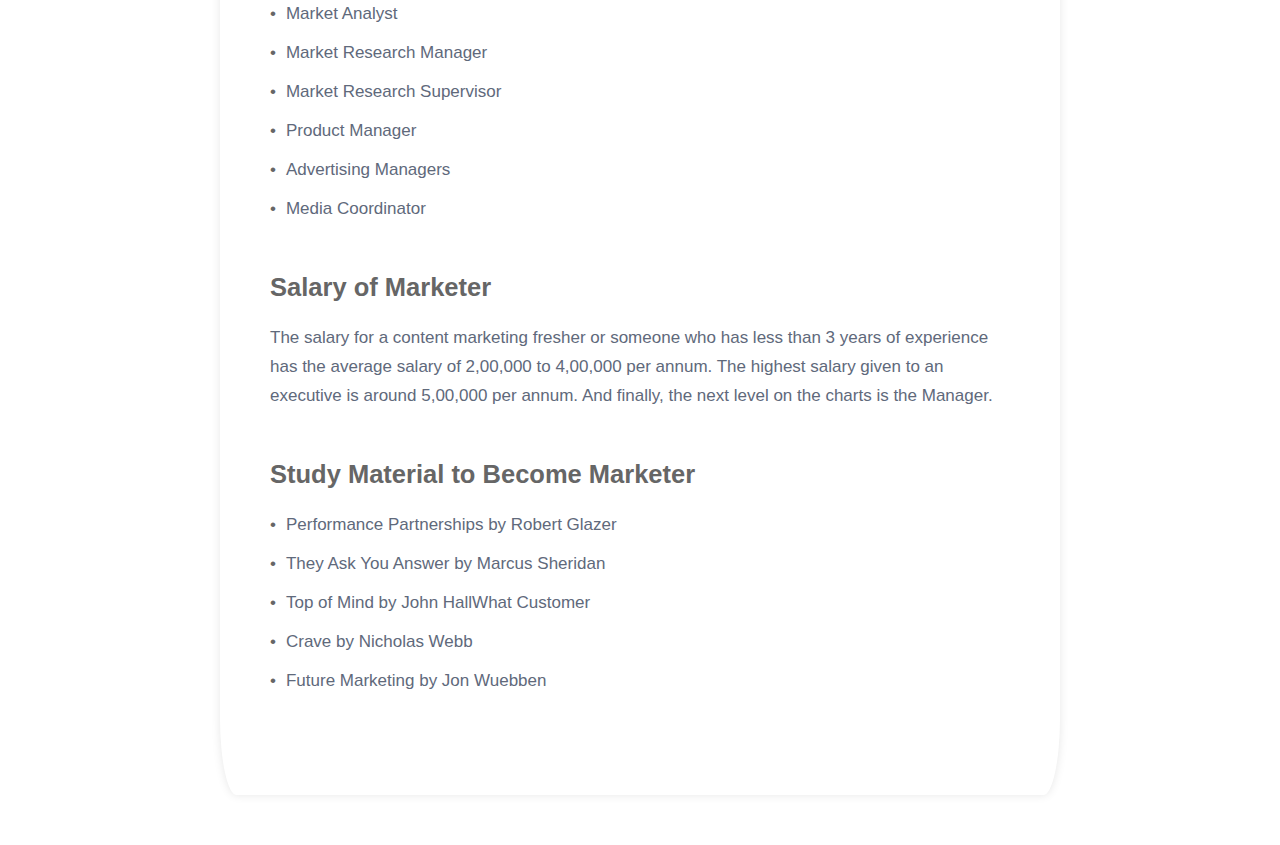
<file: Marketing/index.html>
<!DOCTYPE html>
<html>
<head>
	<title>Career in Civil Services</title>
	<link rel="stylesheet" href="style.css">
</head>
<body>
	<header>
		<h1> Marketing</h1>
	</header>
	<main>
		<section>
            <div>
                <h2>How To Have A Career In Marketing</h2>
               <p>Pursuing a career in marketing can take one in many different directions. Marketing refers to the activity of a company undertaking the promotion for buying or selling of products or services. Marketing comprises a number of activities and facets.</p>
               <p>One can find several opportunities in marketing. However, the common factor of those opportunities is the sense of ownership over a product or service along with the necessity of understanding a customer’s desires and needs and then being able to translate those needs into the language of your marketing strategy. </p>
              <p>There are several ways in which marketing communication can be done which is why choosing a career in marketing opens several doors as a profession. </p>
              </div>

            <div>
			<h2>About the Marketer</h2>
            <p>A marketer is a person who is responsible for creating an involvement chain between the product or service provided by the company and the customers availing it. This involvement is gathered by maintaining large stocks of goods for supply or doing the proper advertisement of products for inviting huge sales.</p>
             <p>On choosing the marketing profession, one’s job is going to be taking a general product or service and connecting that with the name of a brand. Marketing can thus be defined as an intermediary function between product development and sales. Marketers are responsible for searching and analyzing a market, before creating, communicating, exchanging, and delivering offers that have value for the respective target audiences. 

             </p>
          </div>
        
        <div>
			<h2>Eligibility to become a Marketer</h2>
            <p>If you decide to choose a career in marketing, here the eligibility criteria one needs to meet to pursue marketing in India.</p>
         
          <ul>
            <li>Choosing the stream commerce in class 10+2 will help one is developing a strong academic foundation regarding the business world. However, individuals from any stream can choose a career in marketing.</li>
            <li>Aspiring candidates must pursue a bachelor’s degree in a relevant field – recommended pursuing BBA or B.Com. </li>
            <li>Candidates who aspire to do jobs on the Executive-level need to pursue an MBA or a Post-Graduate Diploma in Management (PGDM)</li>
          </ul>
        </div>
        
        <div>
			<h2>How to Become a Marketer</h2>
        <p>Apart from the eligibility criteria, one must also have a number of different skills to become successful as a marketer. In order to become successful in the marketing domain, here are a few skills that one needs to have.</p>
     
        <ul>
          <li> <b>Communication skills  </b>– One must be a fluent communicator, as this field is all about communication with the customers either verbally or in writing. </li>
          <li><b>Analytical Thinking Skills </b>  – Marketing requires an understanding of the market, the current trends, and a huge research-based analysis which will help in determining what the audience needs and wants. It will also help in understanding why they want what they want and how they want it. </li>
          <li><b>Negotiation skills </b>  – Being a marketer, one will have to negotiate with their clients on timelines, expectations, and budget. They will also have to converse with vendors and designers etc. and one must be able to reach a hard bargain which serves as a big success as a professional in marketing.  </li>
          <li> <b>Technology skills </b>  – A marketer needs to have a decent amount of knowledge of computers, software, and Microsoft Office. Their technical knowledge will help them executing various responsibilities that their job role holds. </li>
        </ul>
      </div>

        <div>
            <h2>Top Marketing Institutes in India</h2>
              <p>Colleges and Universities in India</p>
           <h3>BBA and B.Com</h3>
           <ul>
            <li>Christ University, Bengaluru</li>
            <li>Madras Christian College – Chennai </li>
            <li>Mount Carmel College – Bengaluru</li>
            <li>Loyola College, Chennai</li>
            <li>St. Xavier’s College, Mumbai</li>
           </ul>MBA</h3>
           <ul>
            <li>Indian Institute of Management, Bangalore</li>
            <li>Indian Institute of Management, Kolkata</li>
            <li>Indian Institute of Management, Indore</li>
            <li>Manipal Academy of Higher Education, Manipal</li>
           </ul>
          </div>

          
        <div>
            <h2>Marketing Entrance Exams</h2>
            <p>There is no particular national-level entrance exam that is conducted nation-wide. The aspiring candidates need to clear the individual entrance exams of each college for the course that they avail themselves. </p>
          </div>

            <div>
                <h2>Career Opportunities in Marketing</h2>
                  <p>Different Career Opportunity  in Marketing </p>
                <ul>
                  <li>Market research</li>
                  <li>Advertising </li>
                  <li>Brand management </li>
                  <li>Public relations </li>
                  <li>Promotions </li>
                </ul>
                </div>

         


            <div>
                <h2>Jobs in Marketing</h2>
                   <p>Different Job roles in marketing: </p>
                   <ul>
                    <li>Market Research Director</li>
                    <li>Market Analyst</li>
                    <li>Market Research Manager</li>
                    <li>Market Research Supervisor</li>
                    <li>Product Manager</li>
                    <li>Advertising Managers</li>
                    <li>Media Coordinator</li>
                   </ul>
            </div>

             <div>
            <h2>Salary of Marketer</h2>
             
            <p>The salary for a content marketing fresher or someone who has less than 3 years of experience has the average salary of 2,00,000 to 4,00,000 per annum. The highest salary given to an executive is around 5,00,000 per annum. And finally, the next level on the charts is the Manager. </p>
        </div>
        <div>
          <h2>Study Material to Become Marketer</h2>
          <ul>
            <li>Performance Partnerships by Robert Glazer</li>
            <li>They Ask You Answer by Marcus Sheridan</li>
            <li>Top of Mind by John HallWhat Customer</li>
            <li>Crave by Nicholas Webb</li>
            <li>Future Marketing by Jon Wuebben</li>
          </ul>
        </div>

		</section>
	</main>
</body>
</html>
</file>
<file: 12throadmap/style.css>
* {
    box-sizing: border-box;
  }
  
  body {
    font-family: Arial, sans-serif;
    line-height: 1.6;
    color: #333;
    background-color: #f4f4f4;
    padding: 2rem;
  }
  
  .container {
    width: 100%;
    max-width: 600px;
    margin: 0 auto;
    background-color: #fff;
    border-radius: 4px;
    box-shadow: 0 4px 6px rgba(0, 0, 0, 0.1);
    padding: 2rem;
  }
  
  header {
    text-align: center;
    margin-bottom: 2rem;
  }
  
  main {
    margin-bottom: 2rem;
  }
  
  h3, h4 {
    margin-top: 0;
  }
  
  ul {
    list-style-type: none;
    padding-left: 0;
  }
  
  ul li {
    background-color: #f9f9f9;
    border-radius: 4px;
    box-shadow: 0 2px 4px rgba(0, 0, 0, 0.05);
    padding: 1rem;
    margin-bottom: 1rem;
  }
  
  footer {
    text-align: center;
  }


  body {
    font-family: Arial, sans-serif;
    margin: 0;
    padding: 0;
}

header {
    background-color: #f0f0f0;
    padding: 1em;
    text-align: center;
}

nav ul {
    list-style: none;
    margin: 0;
    padding: 0;
    display: flex;
    justify-content: space-between;
}

nav li {
    margin-right: 20px;
}

nav a {
    text-decoration: none;
    color: #337ab7;
}

main {
    display: flex;
    flex-wrap: wrap;
    justify-content: space-between;
    padding: 2em;
}

.career-guidance {
    flex-basis: 60%;
    padding: 2em;
    background-color: #fff;
   
}

.career-guidance h1 {
    font-size: 24px;
    margin-top: 0;
}

.career-guidance p {
    margin-bottom: 20px;
}

article {
    margin-bottom: 40px;
}

article h2 {
    font-size: 18px;
    margin-top: 0;
}

article ul {
    list-style: disc;
    margin-left: 20px;
}

aside {
    flex-basis: 30%;
    padding: 2em;
    background-color: #fff;
    border: 1px solid #ddd;
    box-shadow: 0 0 10px rgba(0, 0, 0, 0.1);
}

aside h2 {
    font-size: 18px;
    margin-top: 0;
}

aside ul {
    list-style: none;
}
</file>
<file: CivilServices/style.css>
body {
	
	margin: 20px;
    font-family: THICCCBO, sans-serif;
    font-size: 17px;
    font-weight: 500;
    line-height: 29px;
    color: rgb(96, 105, 123);
}

header {
	padding: 20px;
	text-align: center;
}


main {
	display: flex;
	flex-direction: column;
	align-items: center;
    padding: 10px 200px;
}

section {
	background-color: #fff;
	padding: 50px;
	margin-bottom: 20px;
    border-radius: 2%;
	box-shadow: 0 0 10px rgba(0, 0, 0, 0.1);
}
div{
    margin-bottom: 50px;
}

h2 {
	color: #666;
	margin-top: 0;
}

ul {
	list-style: none;
	padding: 0;
	margin: 0;

}

li {
	margin-bottom: 10px;

}

li:before {
	content: "•";
	margin-right: 10px;
	color: #666;
}
</file>
<file: Defence/style.css>
body {
	
	margin: 20px;
    font-family: THICCCBO, sans-serif;
    font-size: 17px;
    font-weight: 500;
    line-height: 29px;
    color: rgb(96, 105, 123);
}

header {
	padding: 20px;
	text-align: center;
}


main {
	display: flex;
	flex-direction: column;
	align-items: center;
    padding: 10px 200px;
}

section {
	background-color: #fff;
	padding: 50px;
	margin-bottom: 20px;
    border-radius: 2%;
	box-shadow: 0 0 10px rgba(0, 0, 0, 0.1);
}
div{
    margin-bottom: 50px;
}

h2 {
	color: #666;
	margin-top: 0;
}

ul {
	list-style: none;
	padding: 0;
	margin: 0;

}

li {
	margin-bottom: 10px;

}

li:before {
	content: "•";
	margin-right: 10px;
	color: #666;
}
</file>
<file: Design/style.css>
body {
	
	margin: 20px;
    font-family: THICCCBO, sans-serif;
    font-size: 17px;
    font-weight: 500;
    line-height: 29px;
    color: rgb(96, 105, 123);
}

header {
	padding: 20px;
	text-align: center;
}


main {
	display: flex;
	flex-direction: column;
	align-items: center;
    padding: 10px 200px;
}

section {
	background-color: #fff;
	padding: 50px;
	margin-bottom: 20px;
    border-radius: 2%;
	box-shadow: 0 0 10px rgba(0, 0, 0, 0.1);
}
div{
    margin-bottom: 50px;
}

h2 {
	color: #666;
	margin-top: 0;
}

ul {
	list-style: none;
	padding: 0;
	margin: 0;

}

li {
	margin-bottom: 10px;

}

li:before {
	content: "•";
	margin-right: 10px;
	color: #666;
}
</file>
<file: Engineering/style.css>
body {
	
	margin: 20px;
    font-family: THICCCBO, sans-serif;
    font-size: 17px;
    font-weight: 500;
    line-height: 29px;
    color: rgb(96, 105, 123);
}

header {
	padding: 20px;
	text-align: center;
}


main {
	display: flex;
	flex-direction: column;
	align-items: center;
    padding: 10px 200px;
}

section {
	background-color: #fff;
	padding: 50px;
	margin-bottom: 20px;
    border-radius: 2%;
	box-shadow: 0 0 10px rgba(0, 0, 0, 0.1);
}
div{
    margin-bottom: 50px;
}

h2 {
	color: #666;
	margin-top: 0;
}

ul {
	list-style: none;
	padding: 0;
	margin: 0;

}

li {
	margin-bottom: 10px;

}

li:before {
	content: "•";
	margin-right: 10px;
	color: #666;
}
</file>
<file: Law/style.css>
body {
	
	margin: 20px;
    font-family: THICCCBO, sans-serif;
    font-size: 17px;
    font-weight: 500;
    line-height: 29px;
    color: rgb(96, 105, 123);
}

header {
	padding: 20px;
	text-align: center;
}


main {
	display: flex;
	flex-direction: column;
	align-items: center;
    padding: 10px 200px;
}

section {
	background-color: #fff;
	padding: 50px;
	margin-bottom: 20px;
    border-radius: 2%;
	box-shadow: 0 0 10px rgba(0, 0, 0, 0.1);
}
div{
    margin-bottom: 50px;
}

h2 {
	color: #666;
	margin-top: 0;
}

ul {
	list-style: none;
	padding: 0;
	margin: 0;

}

li {
	margin-bottom: 10px;

}

li:before {
	content: "•";
	margin-right: 10px;
	color: #666;
}
</file>
<file: Marketing/style.css>
body {
	
	margin: 20px;
    font-family: THICCCBO, sans-serif;
    font-size: 17px;
    font-weight: 500;
    line-height: 29px;
    color: rgb(96, 105, 123);
}

header {
	padding: 20px;
	text-align: center;
}


main {
	display: flex;
	flex-direction: column;
	align-items: center;
    padding: 10px 200px;
}

section {
	background-color: #fff;
	padding: 50px;
	margin-bottom: 20px;
    border-radius: 2%;
	box-shadow: 0 0 10px rgba(0, 0, 0, 0.1);
}
div{
    margin-bottom: 50px;
}

h2 {
	color: #666;
	margin-top: 0;
}

ul {
	list-style: none;
	padding: 0;
	margin: 0;

}

li {
	margin-bottom: 10px;

}

li:before {
	content: "•";
	margin-right: 10px;
	color: #666;
}
</file>
